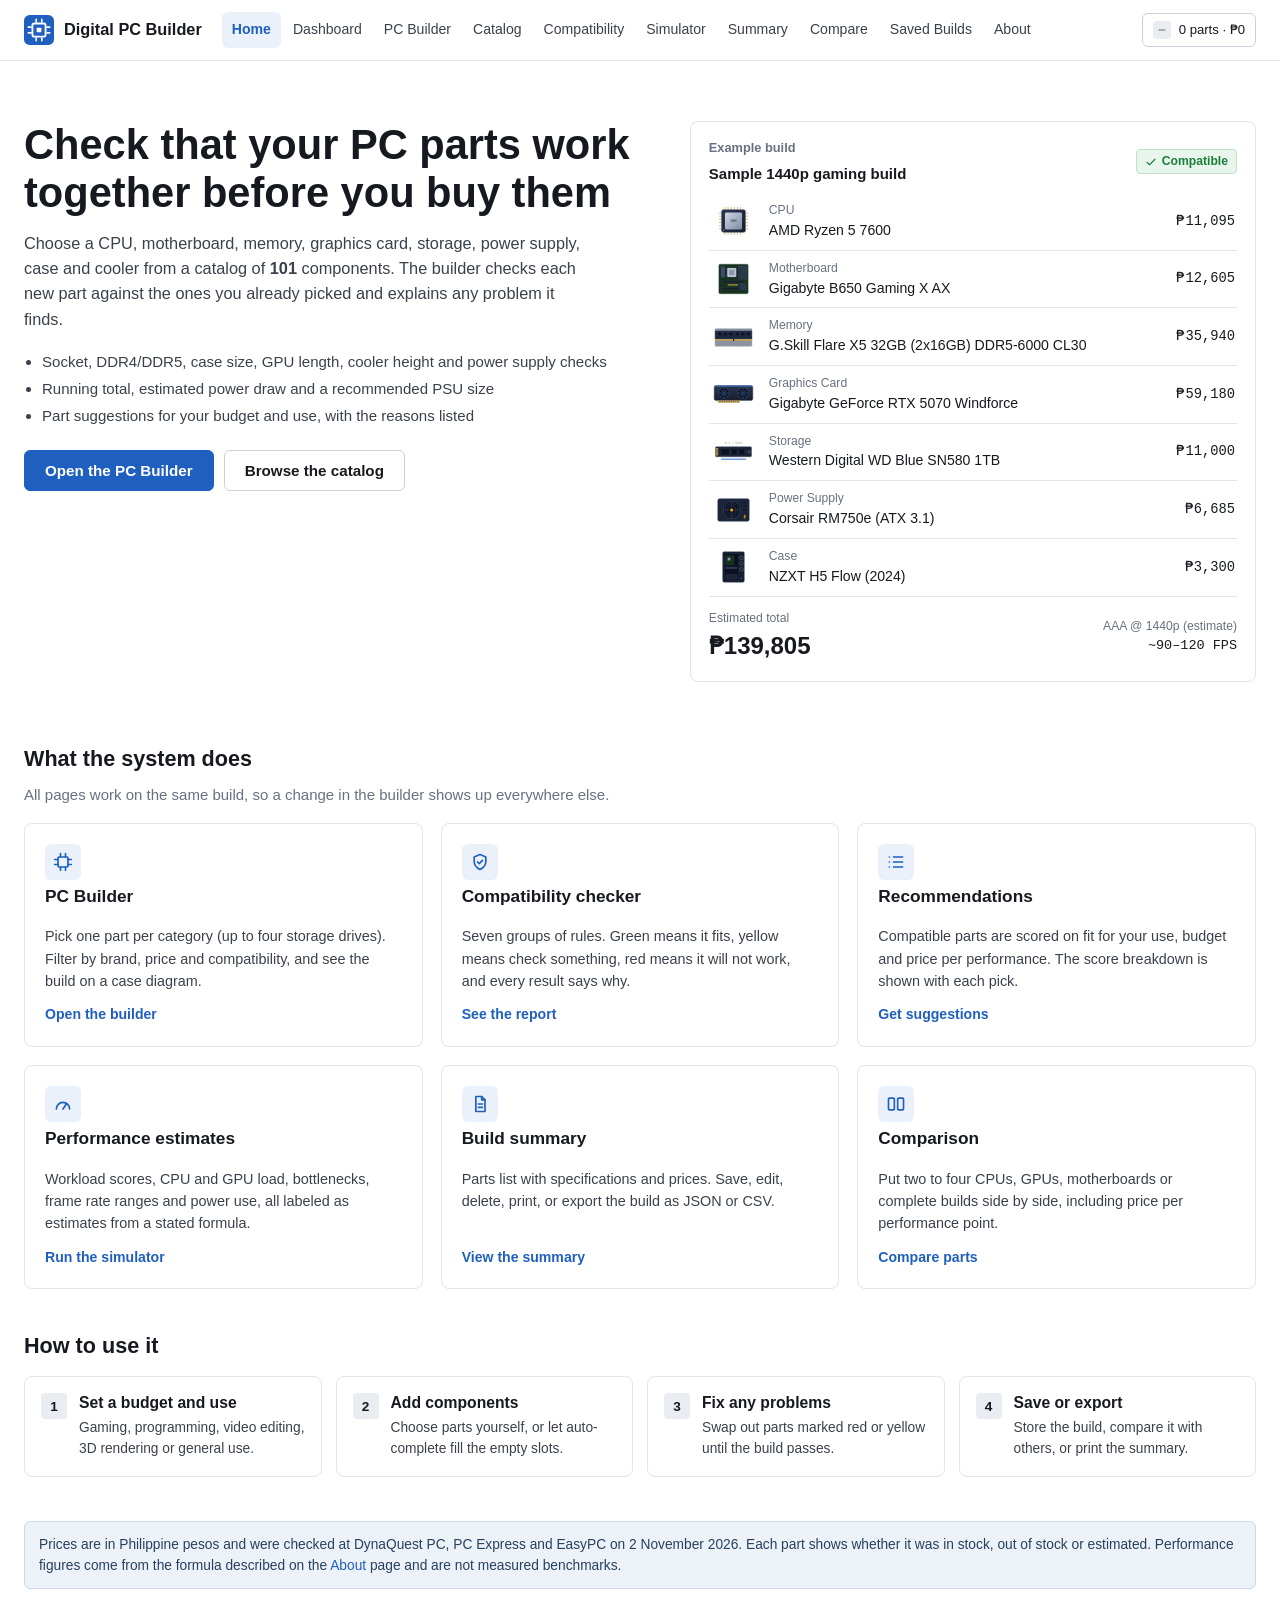
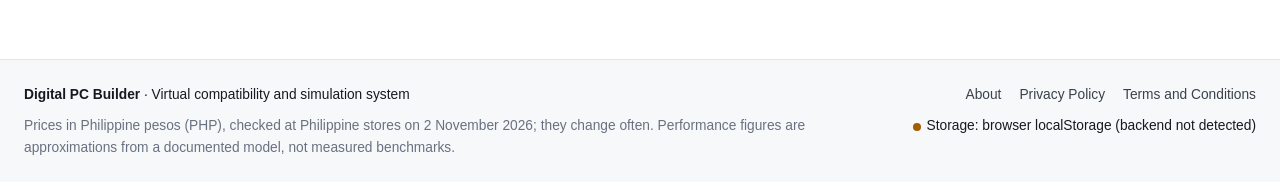
<file: digital-pc-builder/index.html>
<!DOCTYPE html>
<html lang="en">

<head>
  <meta charset="UTF-8">
  <meta name="viewport" content="width=device-width, initial-scale=1.0">
  <meta name="description" content="Design, check and simulate custom PC builds before you buy.">
  <title>Digital PC Builder · Virtual Compatibility & Simulation System</title>
  <link rel="icon" href="favicon.ico" sizes="any">
  <link rel="icon" href="assets/icons/favicon.svg" type="image/svg+xml">
  <link rel="apple-touch-icon" href="assets/icons/apple-touch-icon.png">
  <link rel="stylesheet" href="css/style.css">
  <link rel="stylesheet" href="css/responsive.css">
</head>

<body data-page="home" data-root="">
  <header id="site-header"></header>

  <main>
    <div class="container">
      <section class="hero">
        <div>
          <h1>Check that your PC parts work together before you buy them</h1>
          <p class="lead">Choose a CPU, motherboard, memory, graphics card, storage, power supply, case and cooler from
            a catalog of
            <strong id="hero-count">96</strong> components. The builder checks each new part against the ones you
            already picked and explains any problem it finds.
          </p>
          <ul class="hero-list">
            <li>Socket, DDR4/DDR5, case size, GPU length, cooler height and power supply checks</li>
            <li>Running total, estimated power draw and a recommended PSU size</li>
            <li>Part suggestions for your budget and use, with the reasons listed</li>
          </ul>
          <div class="hero-actions">
            <a class="btn btn-primary btn-lg" href="pages/builder.html">Open the PC Builder</a>
            <a class="btn btn-lg" href="pages/components.html">Browse the catalog</a>
          </div>
        </div>
        <div>
          <div class="hero-panel" id="hero-panel"></div>
        </div>
      </section>

      <section class="section">
        <div class="section-head">
          <h2>What the system does</h2>
          <p>All pages work on the same build, so a change in the builder shows up everywhere else.</p>
        </div>
        <div class="grid grid-3">
          <div class="card feature">
            <div class="feature-icon"><svg class="icon" viewBox="0 0 24 24" fill="none" stroke="currentColor"
                stroke-width="2" stroke-linecap="round" stroke-linejoin="round" aria-hidden="true">
                <rect x="6" y="6" width="12" height="12" rx="1.5" />
                <path d="M9 2v4M15 2v4M9 18v4M15 18v4M2 9h4M2 15h4M18 9h4M18 15h4" />
              </svg></div>
            <h3>PC Builder</h3>
            <p>Pick one part per category (up to four storage drives). Filter by brand, price and compatibility, and see
              the build on a case diagram.</p><a href="pages/builder.html">Open the builder</a>
          </div>
          <div class="card feature">
            <div class="feature-icon"><svg class="icon" viewBox="0 0 24 24" fill="none" stroke="currentColor"
                stroke-width="2" stroke-linecap="round" stroke-linejoin="round" aria-hidden="true">
                <path d="M12 3l7 3v5c0 4.5-3 8-7 10-4-2-7-5.5-7-10V6l7-3z" />
                <path d="M9 12l2 2 4-4" />
              </svg></div>
            <h3>Compatibility checker</h3>
            <p>Seven groups of rules. Green means it fits, yellow means check something, red means it will not work, and
              every result says why.</p><a href="pages/compatibility.html">See the report</a>
          </div>
          <div class="card feature">
            <div class="feature-icon"><svg class="icon" viewBox="0 0 24 24" fill="none" stroke="currentColor"
                stroke-width="2" stroke-linecap="round" stroke-linejoin="round" aria-hidden="true">
                <path d="M9 6h11M9 12h11M9 18h11" />
                <path d="M4 6h.01M4 12h.01M4 18h.01" />
              </svg></div>
            <h3>Recommendations</h3>
            <p>Compatible parts are scored on fit for your use, budget and price per performance. The score breakdown is
              shown with each pick.</p><a href="pages/builder.html">Get suggestions</a>
          </div>
          <div class="card feature">
            <div class="feature-icon"><svg class="icon" viewBox="0 0 24 24" fill="none" stroke="currentColor"
                stroke-width="2" stroke-linecap="round" stroke-linejoin="round" aria-hidden="true">
                <path d="M4 18a8 8 0 1 1 16 0" />
                <path d="M12 18l4-6" />
              </svg></div>
            <h3>Performance estimates</h3>
            <p>Workload scores, CPU and GPU load, bottlenecks, frame rate ranges and power use, all labeled as estimates
              from a stated formula.</p><a href="pages/simulator.html">Run the simulator</a>
          </div>
          <div class="card feature">
            <div class="feature-icon"><svg class="icon" viewBox="0 0 24 24" fill="none" stroke="currentColor"
                stroke-width="2" stroke-linecap="round" stroke-linejoin="round" aria-hidden="true">
                <path d="M7 3h7l4 4v14H7z" />
                <path d="M14 3v4h4M10 12h5M10 16h5" />
              </svg></div>
            <h3>Build summary</h3>
            <p>Parts list with specifications and prices. Save, edit, delete, print, or export the build as JSON or CSV.
            </p><a href="pages/summary.html">View the summary</a>
          </div>
          <div class="card feature">
            <div class="feature-icon"><svg class="icon" viewBox="0 0 24 24" fill="none" stroke="currentColor"
                stroke-width="2" stroke-linecap="round" stroke-linejoin="round" aria-hidden="true">
                <rect x="3" y="5" width="7" height="14" rx="1" />
                <rect x="14" y="5" width="7" height="14" rx="1" />
              </svg></div>
            <h3>Comparison</h3>
            <p>Put two to four CPUs, GPUs, motherboards or complete builds side by side, including price per performance
              point.</p><a href="pages/comparison.html">Compare parts</a>
          </div>
        </div>
      </section>

      <section class="section">
        <div class="section-head">
          <h2>How to use it</h2>
        </div>
        <div class="steps">
          <div class="step">
            <h4>Set a budget and use</h4>
            <p>Gaming, programming, video editing, 3D rendering or general use.</p>
          </div>
          <div class="step">
            <h4>Add components</h4>
            <p>Choose parts yourself, or let auto-complete fill the empty slots.</p>
          </div>
          <div class="step">
            <h4>Fix any problems</h4>
            <p>Swap out parts marked red or yellow until the build passes.</p>
          </div>
          <div class="step">
            <h4>Save or export</h4>
            <p>Store the build, compare it with others, or print the summary.</p>
          </div>
        </div>
      </section>

      <p class="notice notice-info section">Prices are in Philippine pesos and were checked at DynaQuest PC, PC Express
        and EasyPC on 2 November 2026. Each part shows whether it was in stock, out of stock or estimated. Performance
        figures come from the formula described on the
        <a href="pages/about.html">About</a> page and are not measured benchmarks.
      </p>
    </div>
  </main>

  <footer id="site-footer"></footer>

  <script src="js/main.js"></script>
  <script src="js/storage.js"></script>
  <script src="js/performance.js"></script>
  <script src="js/compatibility.js"></script>
  <script src="js/recommendations.js"></script>
  <script src="js/components.js"></script>
  <script src="js/home.js"></script>
</body>

</html>
</file>
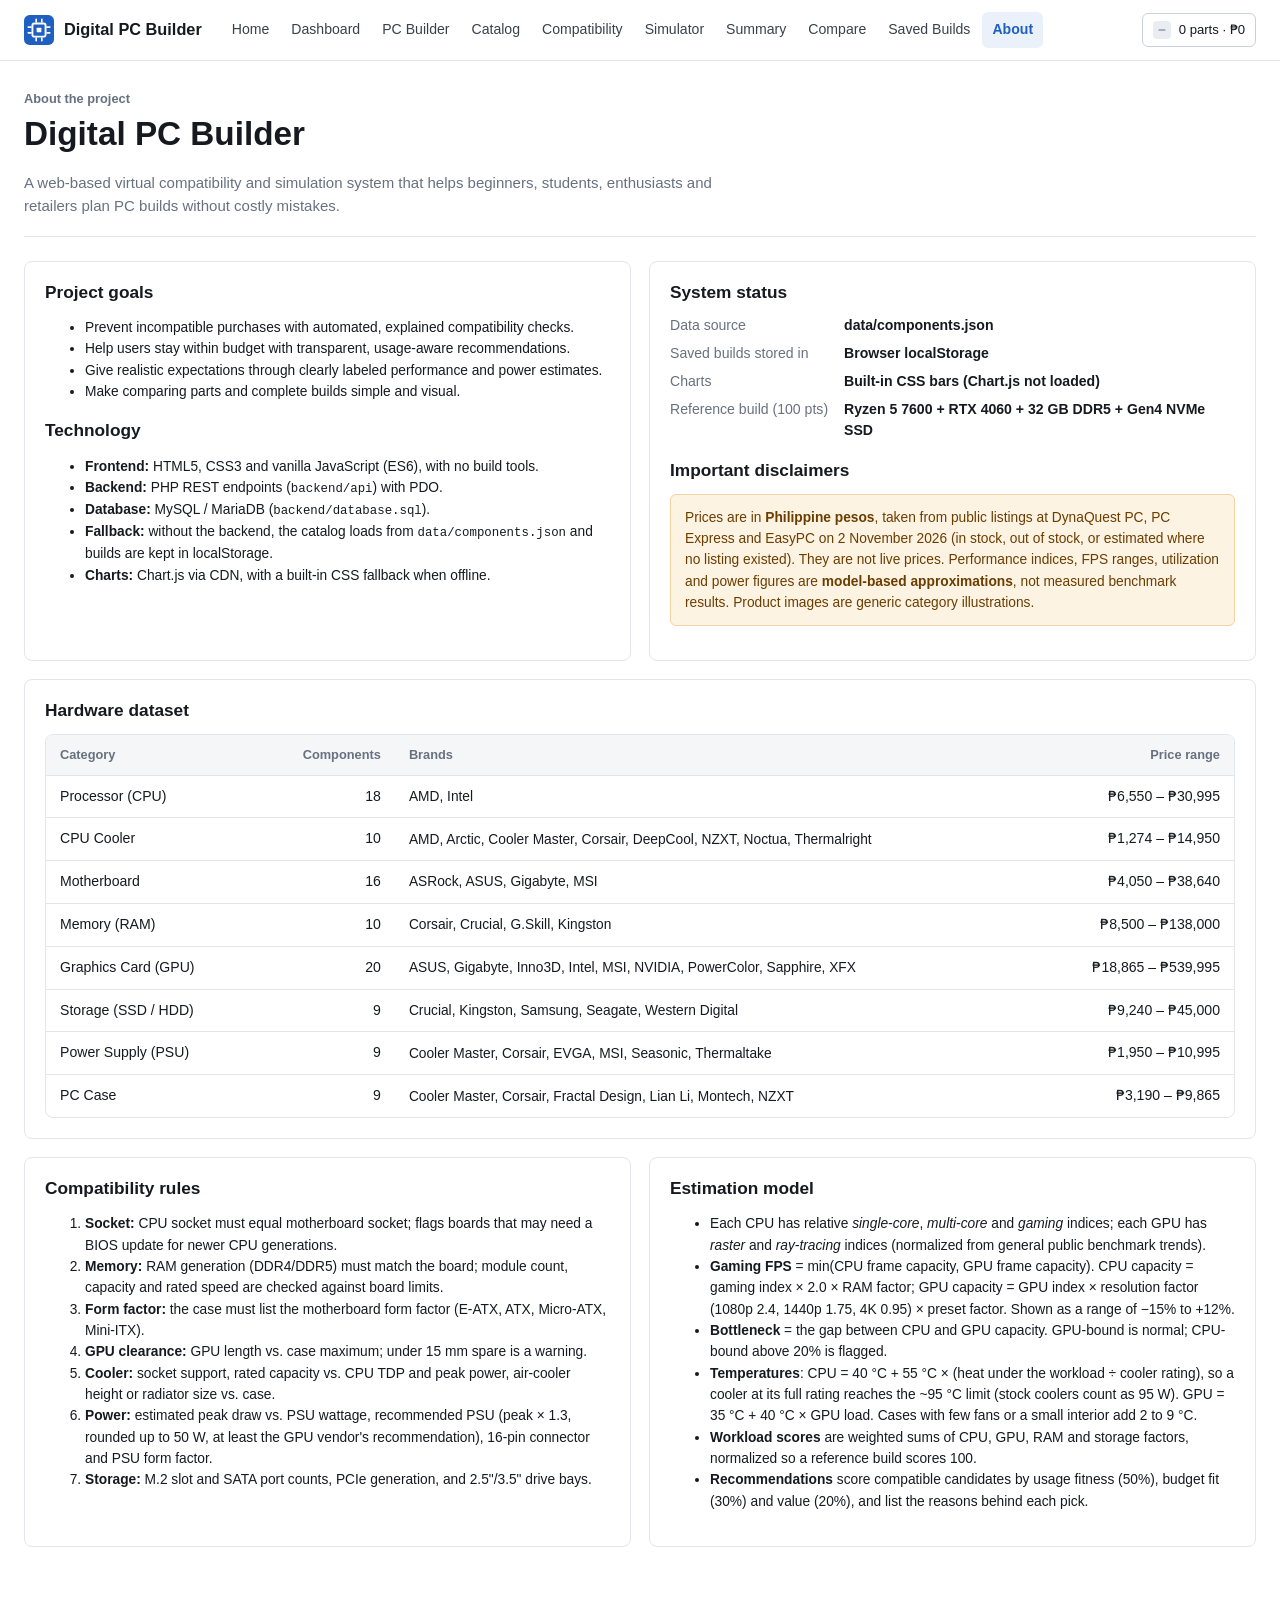
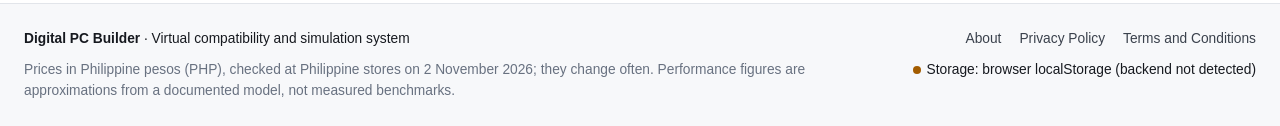
<file: digital-pc-builder/pages/about.html>
<!DOCTYPE html>
<html lang="en">
<head>
  <meta charset="UTF-8">
  <meta name="viewport" content="width=device-width, initial-scale=1.0">
  <meta name="description" content="Project information, methodology and data sources.">
  <title>About · Digital PC Builder</title>
  <link rel="icon" href="../favicon.ico" sizes="any">
  <link rel="icon" href="../assets/icons/favicon.svg" type="image/svg+xml">
  <link rel="apple-touch-icon" href="../assets/icons/apple-touch-icon.png">
  <link rel="stylesheet" href="../css/style.css">
  <link rel="stylesheet" href="../css/responsive.css">
</head>
<body data-page="about" data-root="../">
  <header id="site-header"></header>

  <main>
    <div class="container">
      <div class="page-head">
        <div>
          <div class="eyebrow">About the project</div>
          <h1>Digital PC Builder</h1>
          <p>A web-based virtual compatibility and simulation system that helps beginners, students, enthusiasts and retailers plan PC builds without costly mistakes.</p>
        </div>
        
      </div>
      <div class="grid grid-2">
        <section class="card">
          <h3>Project goals</h3>
          <ul class="small">
            <li>Prevent incompatible purchases with automated, explained compatibility checks.</li>
            <li>Help users stay within budget with transparent, usage-aware recommendations.</li>
            <li>Give realistic expectations through clearly labeled performance and power estimates.</li>
            <li>Make comparing parts and complete builds simple and visual.</li>
          </ul>
          <h3 style="margin-top:18px">Technology</h3>
          <ul class="small">
            <li><strong>Frontend:</strong> HTML5, CSS3 and vanilla JavaScript (ES6), with no build tools.</li>
            <li><strong>Backend:</strong> PHP REST endpoints (<code>backend/api</code>) with PDO.</li>
            <li><strong>Database:</strong> MySQL / MariaDB (<code>backend/database.sql</code>).</li>
            <li><strong>Fallback:</strong> without the backend, the catalog loads from <code>data/components.json</code> and builds are kept in localStorage.</li>
            <li><strong>Charts:</strong> Chart.js via CDN, with a built-in CSS fallback when offline.</li>
          </ul>
        </section>
        <section class="card">
          <h3>System status</h3>
          <dl class="kv" id="about-status"></dl>
          <h3 style="margin-top:18px">Important disclaimers</h3>
          <p class="notice">Prices are in <strong>Philippine pesos</strong>, taken from public listings at DynaQuest PC, PC Express and EasyPC on 2 November 2026 (in stock, out of stock, or estimated where no listing existed). They are not live prices. Performance indices, FPS ranges, utilization and power figures are
            <strong>model-based approximations</strong>, not measured benchmark results. Product images are generic category illustrations.</p>
        </section>
      </div>

      <section class="card" style="margin-top:18px">
        <h3>Hardware dataset</h3>
        <div class="table-wrap" id="about-dataset"></div>
      </section>

      <div class="grid grid-2" style="margin-top:18px">
        <section class="card">
          <h3>Compatibility rules</h3>
          <ol class="small">
            <li><strong>Socket:</strong> CPU socket must equal motherboard socket; flags boards that may need a BIOS update for newer CPU generations.</li>
            <li><strong>Memory:</strong> RAM generation (DDR4/DDR5) must match the board; module count, capacity and rated speed are checked against board limits.</li>
            <li><strong>Form factor:</strong> the case must list the motherboard form factor (E-ATX, ATX, Micro-ATX, Mini-ITX).</li>
            <li><strong>GPU clearance:</strong> GPU length vs. case maximum; under 15 mm spare is a warning.</li>
            <li><strong>Cooler:</strong> socket support, rated capacity vs. CPU TDP and peak power, air-cooler height or radiator size vs. case.</li>
            <li><strong>Power:</strong> estimated peak draw vs. PSU wattage, recommended PSU (peak × 1.3, rounded up to 50 W, at least the GPU vendor's recommendation), 16-pin connector and PSU form factor.</li>
            <li><strong>Storage:</strong> M.2 slot and SATA port counts, PCIe generation, and 2.5"/3.5" drive bays.</li>
          </ol>
        </section>
        <section class="card">
          <h3>Estimation model</h3>
          <ul class="small">
            <li>Each CPU has relative <em>single-core</em>, <em>multi-core</em> and <em>gaming</em> indices; each GPU has <em>raster</em> and <em>ray-tracing</em> indices (normalized from general public benchmark trends).</li>
            <li><strong>Gaming FPS</strong> = min(CPU frame capacity, GPU frame capacity). CPU capacity = gaming index × 2.0 × RAM factor; GPU capacity = GPU index × resolution factor (1080p 2.4, 1440p 1.75, 4K 0.95) × preset factor. Shown as a range of −15% to +12%.</li>
            <li><strong>Bottleneck</strong> = the gap between CPU and GPU capacity. GPU-bound is normal; CPU-bound above 20% is flagged.</li>
            <li><strong>Temperatures</strong>: CPU = 40 °C + 55 °C × (heat under the workload ÷ cooler rating), so a cooler at its full rating reaches the ~95 °C limit (stock coolers count as 95 W). GPU = 35 °C + 40 °C × GPU load. Cases with few fans or a small interior add 2 to 9 °C.</li>
            <li><strong>Workload scores</strong> are weighted sums of CPU, GPU, RAM and storage factors, normalized so a reference build scores 100.</li>
            <li><strong>Recommendations</strong> score compatible candidates by usage fitness (50%), budget fit (30%) and value (20%), and list the reasons behind each pick.</li>
          </ul>
        </section>
      </div>
    </div>
  </main>

  <footer id="site-footer"></footer>

  <script src="../js/main.js"></script>
  <script src="../js/storage.js"></script>
  <script src="../js/performance.js"></script>
  <script src="../js/compatibility.js"></script>
  <script src="../js/recommendations.js"></script>
  <script src="../js/components.js"></script>
  <script src="../js/about.js"></script>
</body>
</html>
</file>
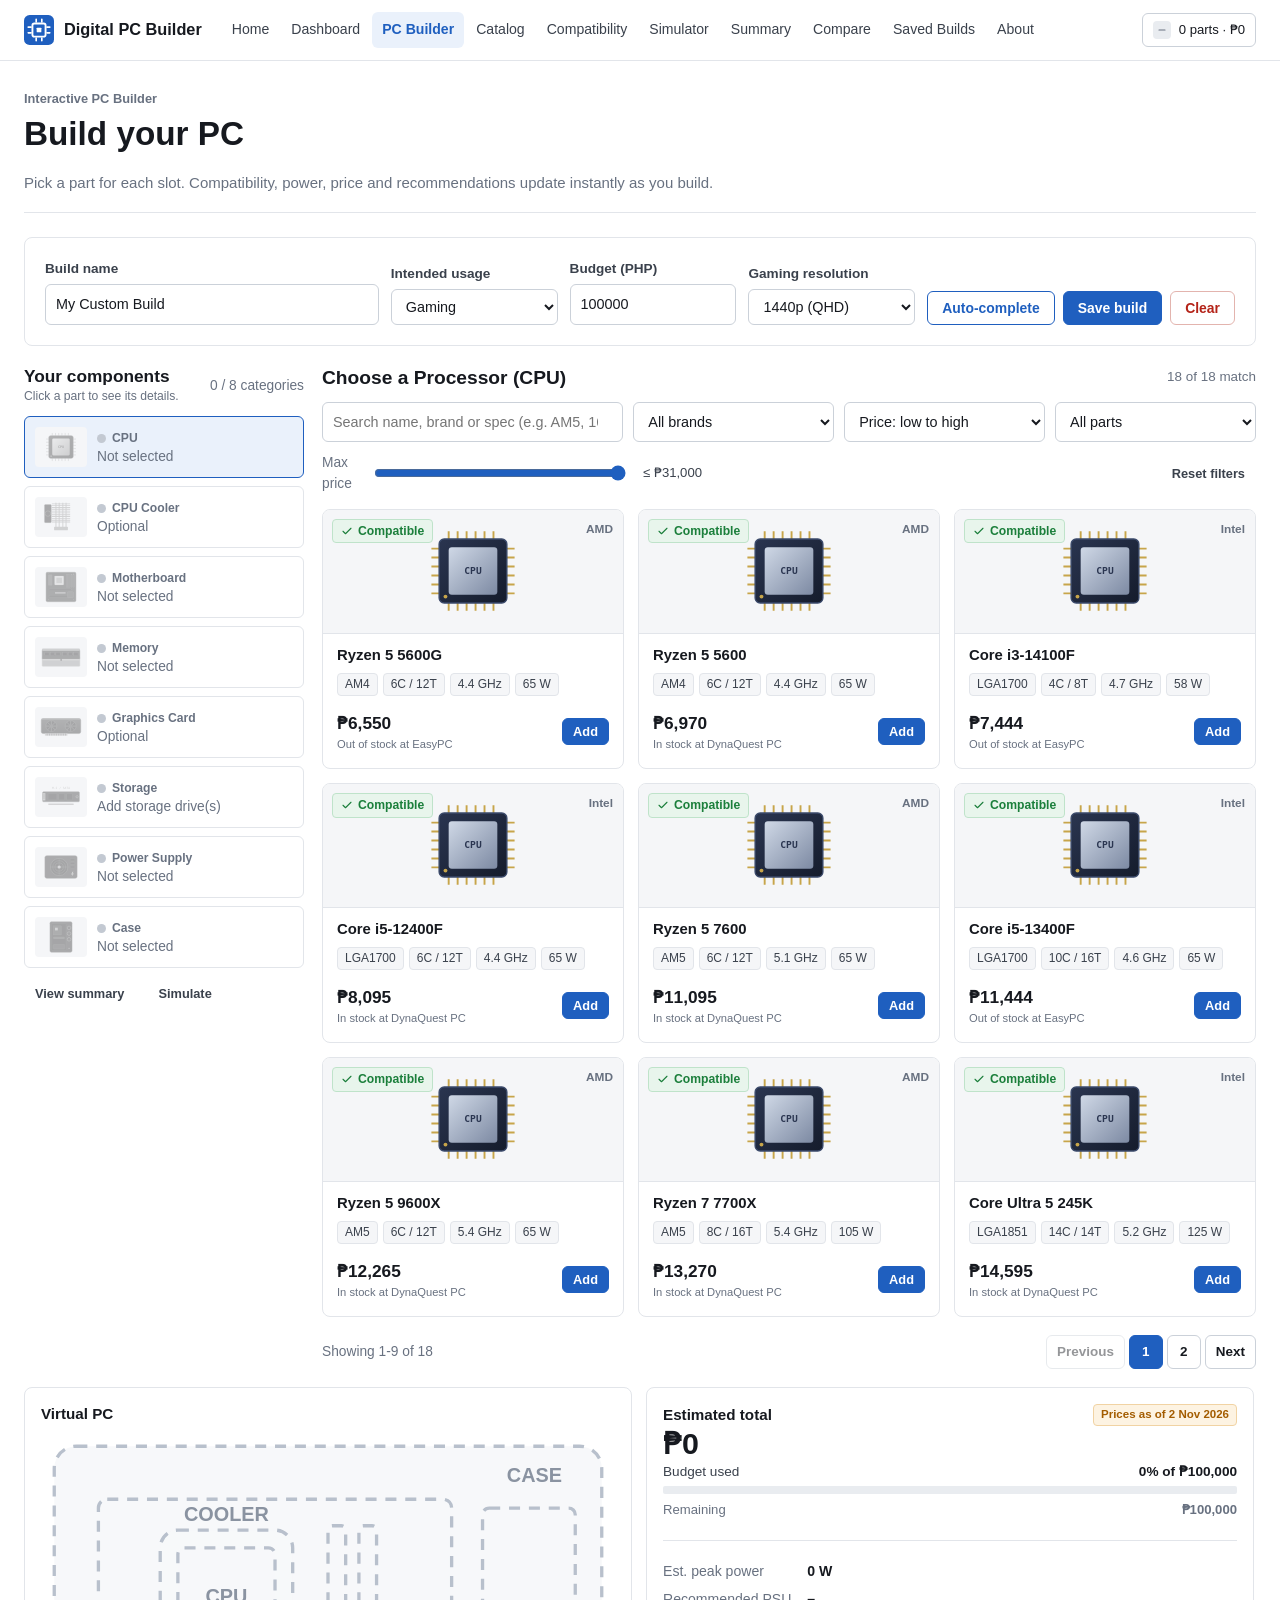
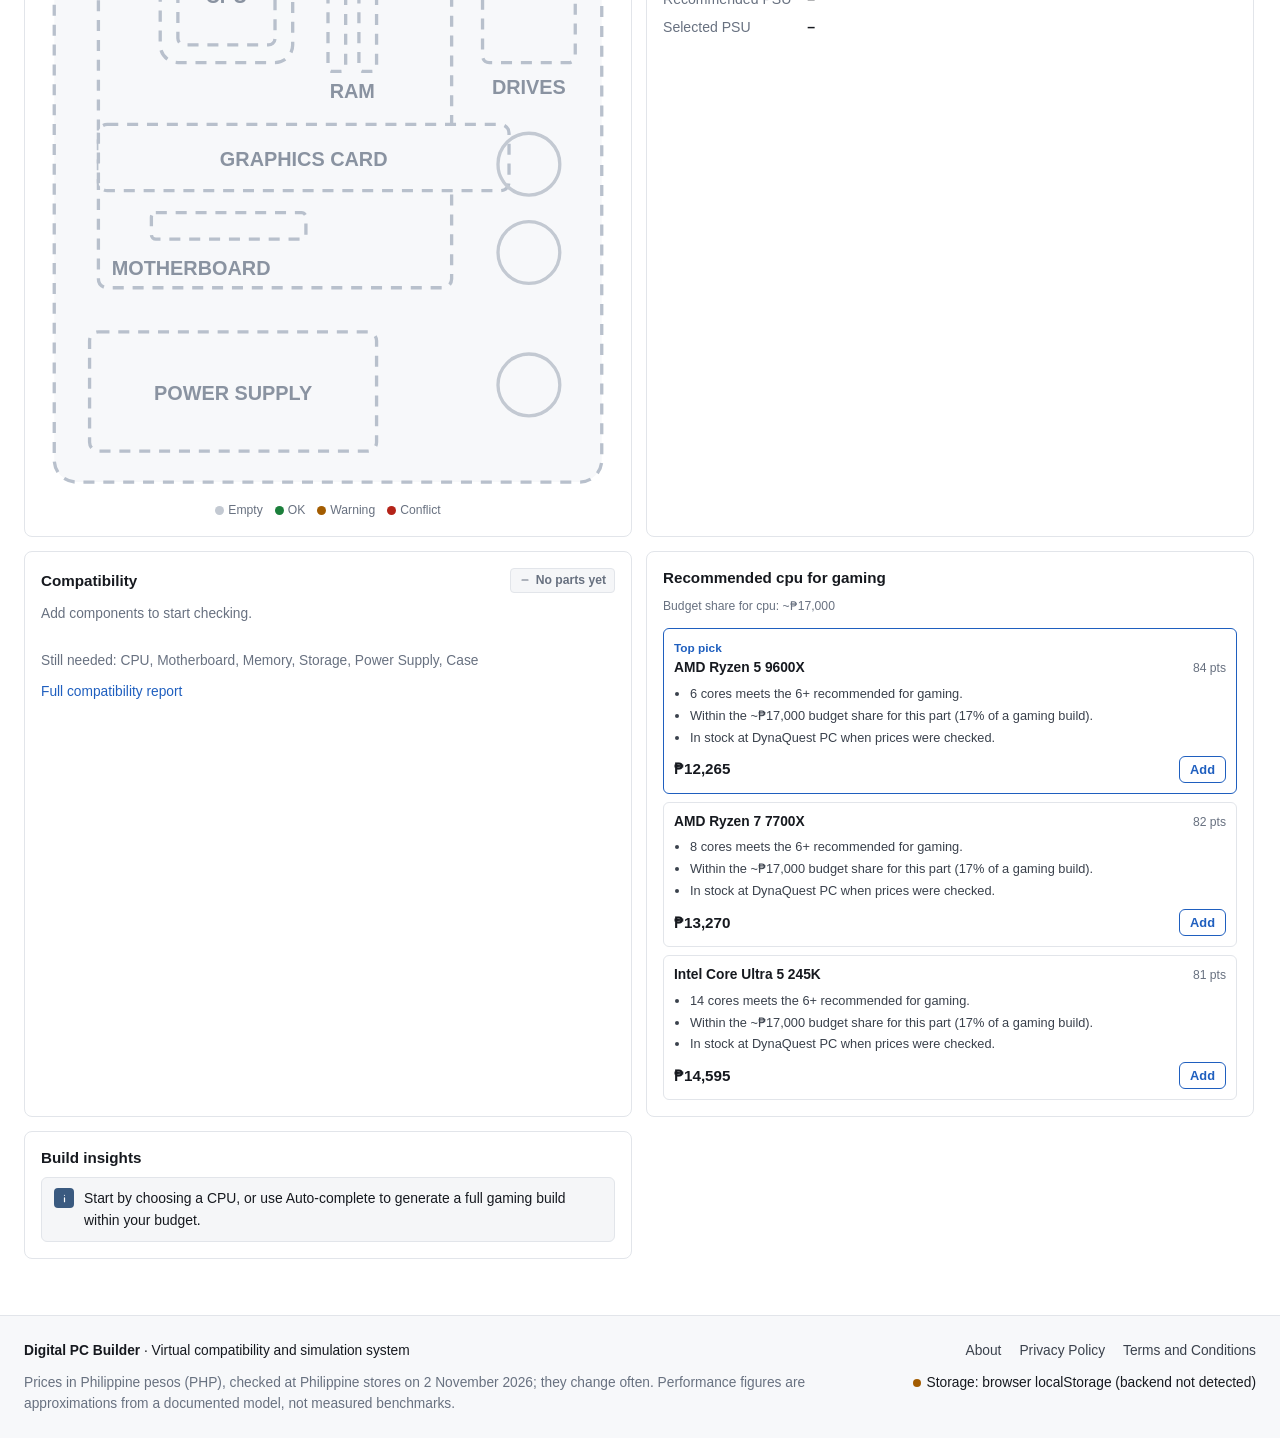
<file: digital-pc-builder/pages/builder.html>
<!DOCTYPE html>
<html lang="en">
<head>
  <meta charset="UTF-8">
  <meta name="viewport" content="width=device-width, initial-scale=1.0">
  <title>PC Builder · Digital PC Builder</title>
  <meta name="description" content="Choose PC components and check compatibility, power and cost as you build.">
  <link rel="icon" href="../favicon.ico" sizes="any">
  <link rel="icon" href="../assets/icons/favicon.svg" type="image/svg+xml">
  <link rel="apple-touch-icon" href="../assets/icons/apple-touch-icon.png">
  <link rel="stylesheet" href="../css/style.css">
  <link rel="stylesheet" href="../css/builder.css">
  <link rel="stylesheet" href="../css/responsive.css">
</head>
<body data-page="builder" data-root="../">
  <header id="site-header"></header>

  <main>
    <div class="container">
      <div class="page-head">
        <div>
          <div class="eyebrow">Interactive PC Builder</div>
          <h1>Build your PC</h1>
          <p>Pick a part for each slot. Compatibility, power, price and recommendations update instantly as you build.</p>
        </div>
        <div id="editing-note" class="small muted"></div>
      </div>

      <!-- Build settings -->
      <section class="card build-bar" aria-label="Build settings">
        <label class="field"><span>Build name</span><input type="text" id="build-name" maxlength="100"></label>
        <label class="field"><span>Intended usage</span><select id="build-usage"></select></label>
        <label class="field"><span>Budget (PHP)</span><input type="number" id="build-budget" min="0" max="10000000" step="1000"></label>
        <label class="field"><span>Gaming resolution</span><select id="build-resolution"></select></label>
        <div class="actions">
          <button class="btn btn-secondary" id="btn-autofill" title="Fill empty slots with recommended parts">Auto-complete</button>
          <button class="btn btn-primary" id="btn-save">Save build</button>
          <button class="btn btn-danger" id="btn-clear">Clear</button>
        </div>
      </section>

      <div class="builder-layout">
        <!-- Selected parts -->
        <section aria-label="Selected components">
          <div class="row-between" style="margin-bottom:10px">
            <div><h3 style="margin:0">Your components</h3><div class="tiny muted">Click a part to see its details.</div></div>
            <span class="small muted" id="slot-count"></span>
          </div>
          <div class="slots" id="slots"></div>
          <div class="row" style="margin-top:12px">
            <a class="btn btn-sm btn-ghost" href="summary.html">View summary</a>
            <a class="btn btn-sm btn-ghost" href="simulator.html">Simulate</a>
          </div>
        </section>

        <!-- Component picker -->
        <section aria-label="Component picker">
          <div class="picker-head">
            <h2 id="picker-title">Choose a CPU</h2>
            <span class="result-count" id="result-count"></span>
          </div>
          <div class="filters">
            <input type="search" id="f-search" placeholder="Search name, brand or spec (e.g. AM5, 16 GB)" aria-label="Search components">
            <select id="f-brand" aria-label="Filter by brand"></select>
            <select id="f-sort" aria-label="Sort"></select>
            <select id="f-compat" aria-label="Compatibility filter">
              <option value="all">All parts</option>
              <option value="compatible">Compatible only</option>
              <option value="ok">No warnings only</option>
            </select>
          </div>
          <div class="filter-row2">
            <div class="price-range">
              <span class="small muted">Max price</span>
              <input type="range" id="f-price" min="0" max="10000" step="100" aria-label="Maximum price">
              <output id="f-price-out"></output>
            </div>
            <button class="btn btn-sm btn-ghost" id="f-reset">Reset filters</button>
          </div>
          <div class="part-grid" id="picker-grid"></div>
          <div id="picker-pager"></div>
        </section>

        <!-- Live sidebar -->
        <aside class="sidebar" aria-label="Build status">
          <div class="card">
            <h3>Virtual PC</h3>
            <div id="vpc"></div>
            <div class="vpc-legend">
              <span><i class="status-dot none"></i>Empty</span>
              <span><i class="status-dot ok"></i>OK</span>
              <span><i class="status-dot warn"></i>Warning</span>
              <span><i class="status-dot error"></i>Conflict</span>
            </div>
          </div>
          <div class="card">
            <div class="row-between"><h3 style="margin:0">Estimated total</h3><span class="tag-estimate">Prices as of 2 Nov 2026</span></div>
            <div class="total-big" id="sb-total">$0</div>
            <div id="sb-budget"></div>
            <hr>
            <dl class="kv" id="sb-power"></dl>
          </div>
          <div class="card">
            <div class="row-between"><h3 style="margin:0">Compatibility</h3><span id="sb-compat-badge"></span></div>
            <div class="issue-list" id="sb-issues"></div>
            <a class="small" href="compatibility.html" style="display:inline-block;margin-top:10px">Full compatibility report</a>
          </div>
          <div class="card">
            <h3 id="sb-rec-title">Recommended</h3>
            <div id="sb-recs"></div>
          </div>
          <div class="card">
            <h3>Build insights</h3>
            <div id="sb-insights"></div>
          </div>
        </aside>
      </div>
    </div>
  </main>

  <footer id="site-footer"></footer>

  <script src="../js/main.js"></script>
  <script src="../js/storage.js"></script>
  <script src="../js/performance.js"></script>
  <script src="../js/compatibility.js"></script>
  <script src="../js/recommendations.js"></script>
  <script src="../js/components.js"></script>
  <script src="../js/builder.js"></script>
</body>
</html>
</file>
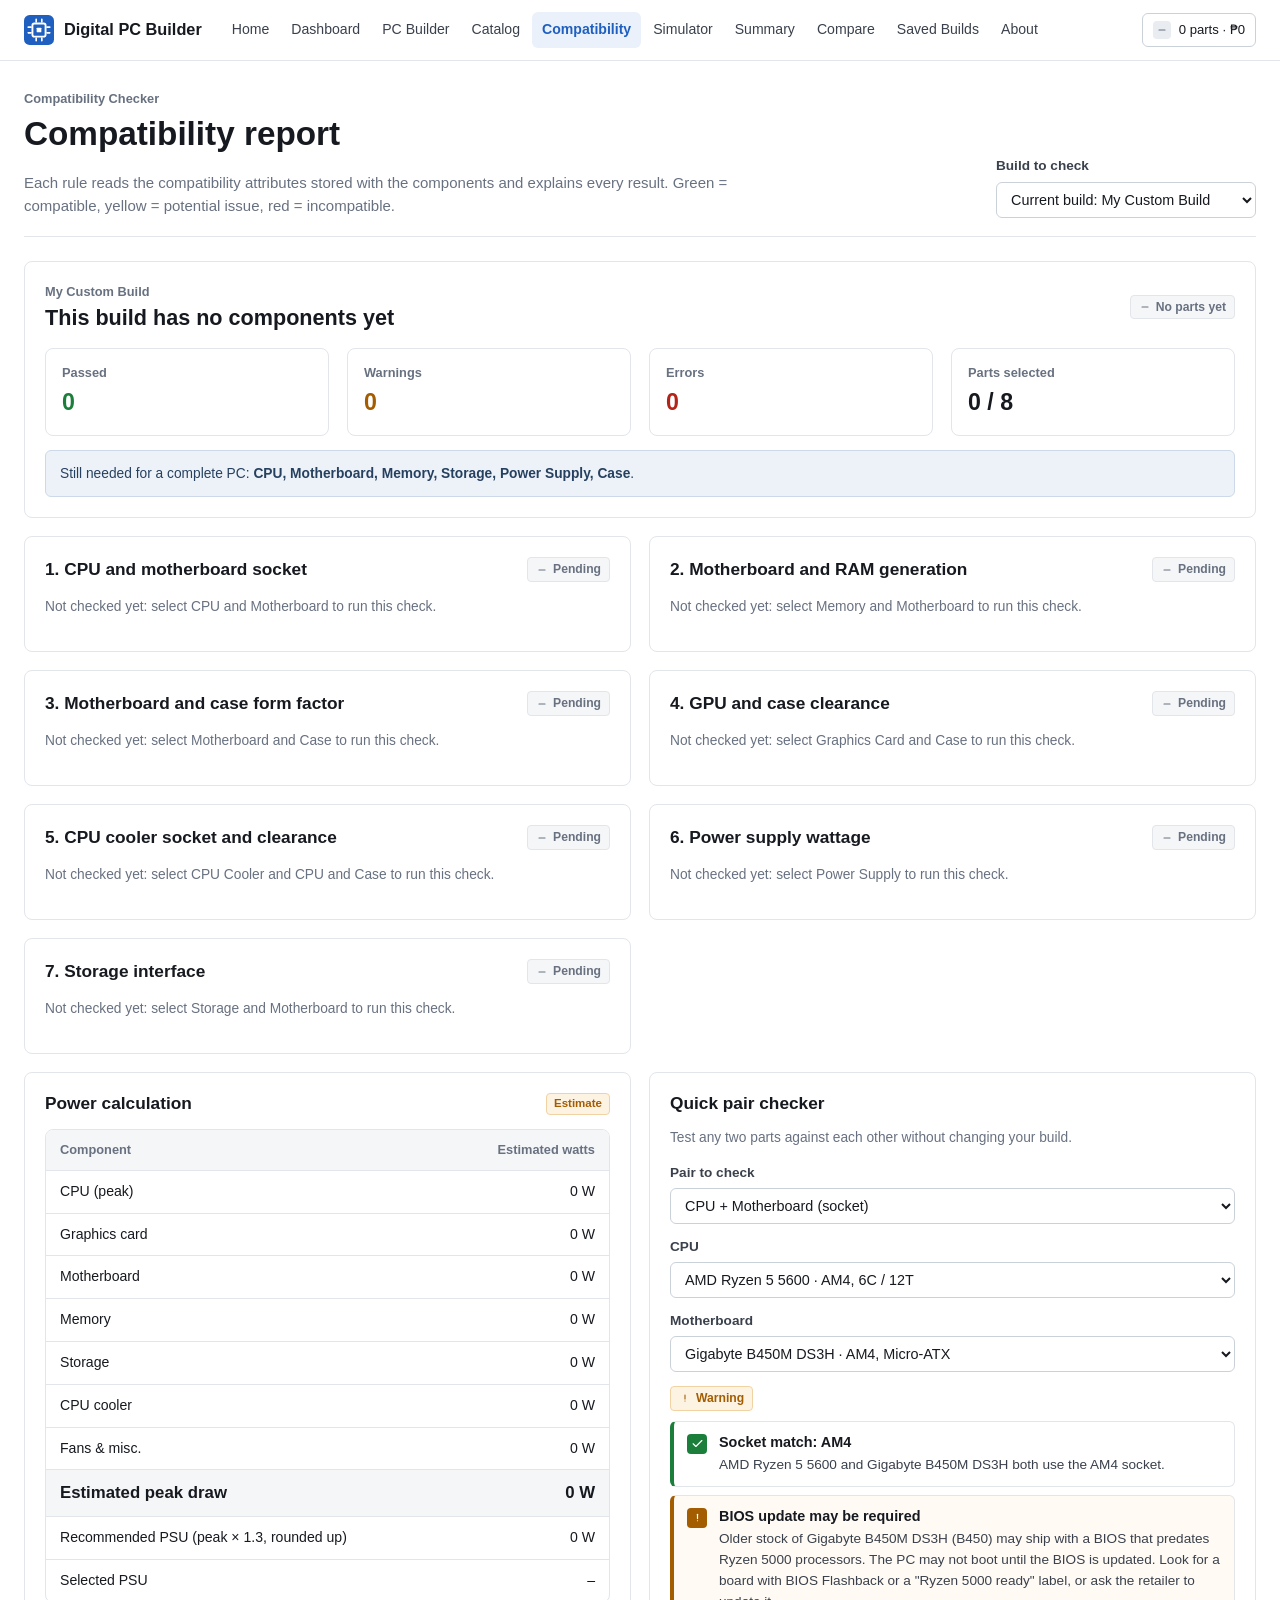
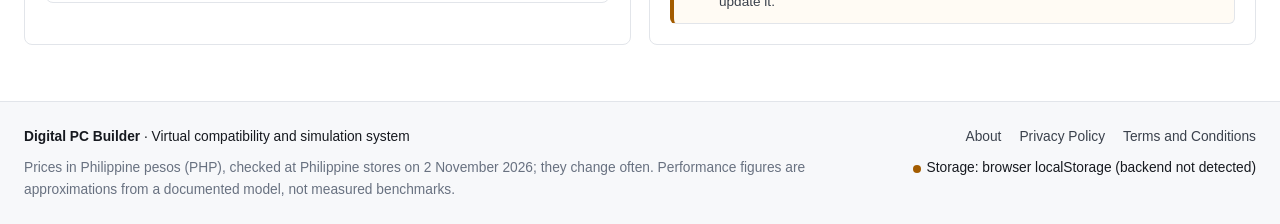
<file: digital-pc-builder/pages/compatibility.html>
<!DOCTYPE html>
<html lang="en">
<head>
  <meta charset="UTF-8">
  <meta name="viewport" content="width=device-width, initial-scale=1.0">
  <meta name="description" content="Automated hardware compatibility report with explanations.">
  <title>Compatibility Checker · Digital PC Builder</title>
  <link rel="icon" href="../favicon.ico" sizes="any">
  <link rel="icon" href="../assets/icons/favicon.svg" type="image/svg+xml">
  <link rel="apple-touch-icon" href="../assets/icons/apple-touch-icon.png">
  <link rel="stylesheet" href="../css/style.css">
  <link rel="stylesheet" href="../css/responsive.css">
</head>
<body data-page="compatibility" data-root="../">
  <header id="site-header"></header>

  <main>
    <div class="container">
      <div class="page-head">
        <div>
          <div class="eyebrow">Compatibility Checker</div>
          <h1>Compatibility report</h1>
          <p>Each rule reads the compatibility attributes stored with the components and explains every result. Green = compatible, yellow = potential issue, red = incompatible.</p>
        </div>
        <label class="field" style="min-width:260px"><span>Build to check</span><select id="cc-source"><option value="current">Current build</option></select></label>
      </div>
      <section class="card" id="cc-summary"></section>

      <div class="grid grid-2" style="margin-top:18px" id="cc-rules"></div>

      <div class="grid grid-2" style="margin-top:18px">
        <section class="card">
          <div class="card-head"><h3>Power calculation</h3><span class="tag-estimate">Estimate</span></div>
          <div class="table-wrap" id="cc-power"></div>
        </section>
        <section class="card">
          <h3>Quick pair checker</h3>
          <p class="small muted">Test any two parts against each other without changing your build.</p>
          <div class="form-grid">
            <label class="field"><span>Pair to check</span><select id="qp-pair"></select></label>
            <label class="field"><span id="qp-a-label">Part A</span><select id="qp-a"></select></label>
            <label class="field"><span id="qp-b-label">Part B</span><select id="qp-b"></select></label>
          </div>
          <div id="qp-result" style="margin-top:14px"></div>
        </section>
      </div>
    </div>
  </main>

  <footer id="site-footer"></footer>

  <script src="../js/main.js"></script>
  <script src="../js/storage.js"></script>
  <script src="../js/performance.js"></script>
  <script src="../js/compatibility.js"></script>
  <script src="../js/recommendations.js"></script>
  <script src="../js/components.js"></script>
  <script src="../js/compatibility-page.js"></script>
</body>
</html>
</file>
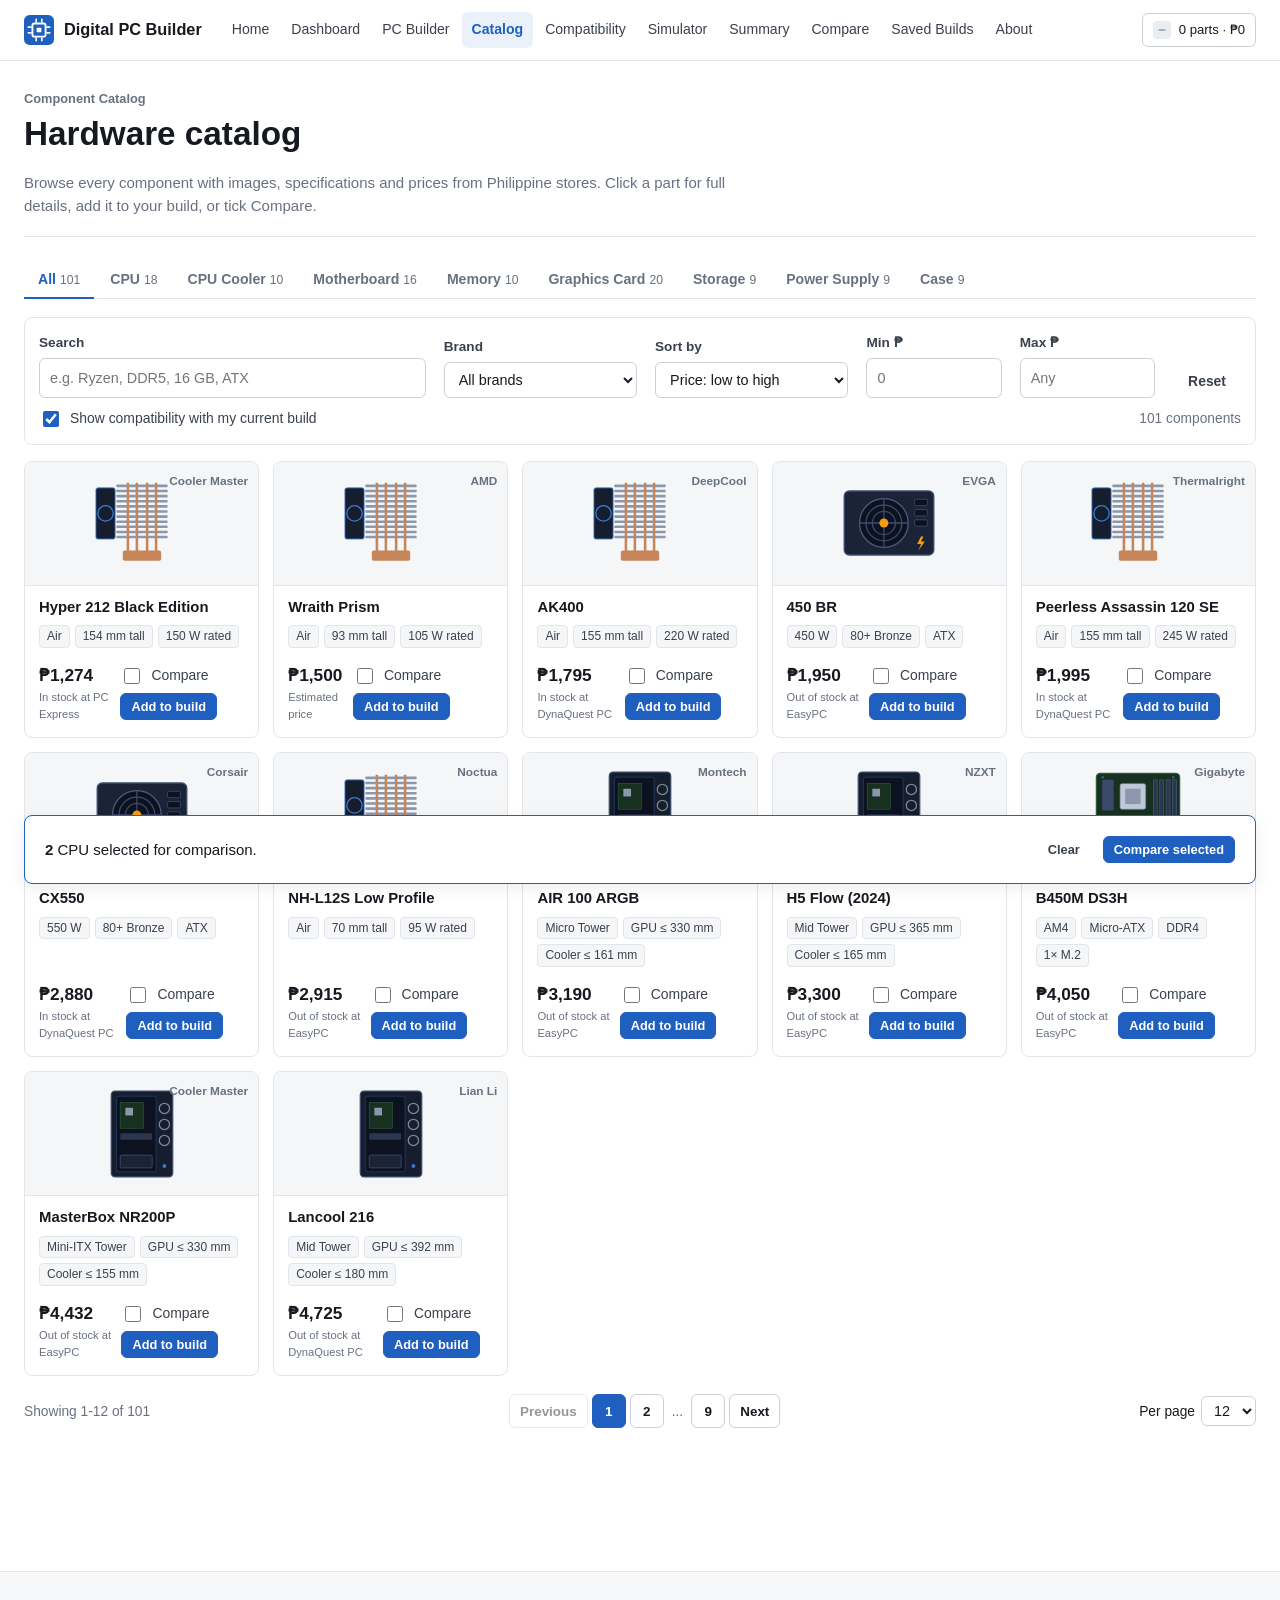
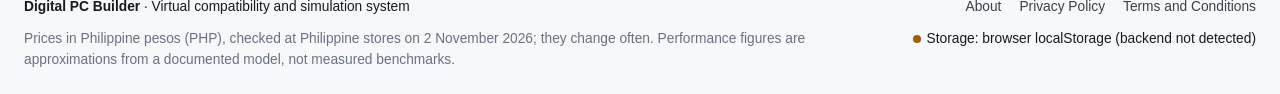
<file: digital-pc-builder/pages/components.html>
<!DOCTYPE html>
<html lang="en">
<head>
  <meta charset="UTF-8">
  <meta name="viewport" content="width=device-width, initial-scale=1.0">
  <meta name="description" content="Browse, search and filter PC hardware components.">
  <title>Component Catalog · Digital PC Builder</title>
  <link rel="icon" href="../favicon.ico" sizes="any">
  <link rel="icon" href="../assets/icons/favicon.svg" type="image/svg+xml">
  <link rel="apple-touch-icon" href="../assets/icons/apple-touch-icon.png">
  <link rel="stylesheet" href="../css/style.css">
  <link rel="stylesheet" href="../css/responsive.css">
</head>
<body data-page="catalog" data-root="../">
  <header id="site-header"></header>

  <main>
    <div class="container">
      <div class="page-head">
        <div>
          <div class="eyebrow">Component Catalog</div>
          <h1>Hardware catalog</h1>
          <p>Browse every component with images, specifications and prices from Philippine stores. Click a part for full details, add it to your build, or tick Compare.</p>
        </div>
        
      </div>
      <div class="tabs" id="cat-tabs" role="tablist"></div>
      <div class="card card-tight" style="margin-bottom:16px">
        <div class="grid" style="grid-template-columns:2fr 1fr 1fr 0.7fr 0.7fr auto;align-items:end" id="catalog-filters">
          <label class="field"><span>Search</span><input type="search" id="c-search" placeholder="e.g. Ryzen, DDR5, 16 GB, ATX"></label>
          <label class="field"><span>Brand</span><select id="c-brand"></select></label>
          <label class="field"><span>Sort by</span><select id="c-sort"></select></label>
          <label class="field"><span>Min ₱</span><input type="number" id="c-min" min="0" placeholder="0"></label>
          <label class="field"><span>Max ₱</span><input type="number" id="c-max" min="0" placeholder="Any"></label>
          <button class="btn btn-ghost" id="c-reset">Reset</button>
        </div>
        <div class="row-between" style="margin-top:10px">
          <label class="check"><input type="checkbox" id="c-fit" checked> Show compatibility with my current build</label>
          <span class="small muted" id="catalog-count"></span>
        </div>
      </div>
      <div class="part-grid" id="catalog-grid"></div>
      <div id="catalog-pager"></div>

      <div class="card hidden" id="compare-bar" style="position:sticky;bottom:16px;margin-top:18px;border-color:var(--accent);box-shadow:var(--shadow)">
        <div class="row-between"><span id="compare-text"></span>
          <div class="row"><button class="btn btn-ghost btn-sm" id="compare-clear">Clear</button><button class="btn btn-primary btn-sm" id="compare-go">Compare selected</button></div>
        </div>
      </div>
    </div>
  </main>

  <footer id="site-footer"></footer>

  <script src="../js/main.js"></script>
  <script src="../js/storage.js"></script>
  <script src="../js/performance.js"></script>
  <script src="../js/compatibility.js"></script>
  <script src="../js/recommendations.js"></script>
  <script src="../js/components.js"></script>
  <script src="../js/catalog.js"></script>
</body>
</html>
</file>
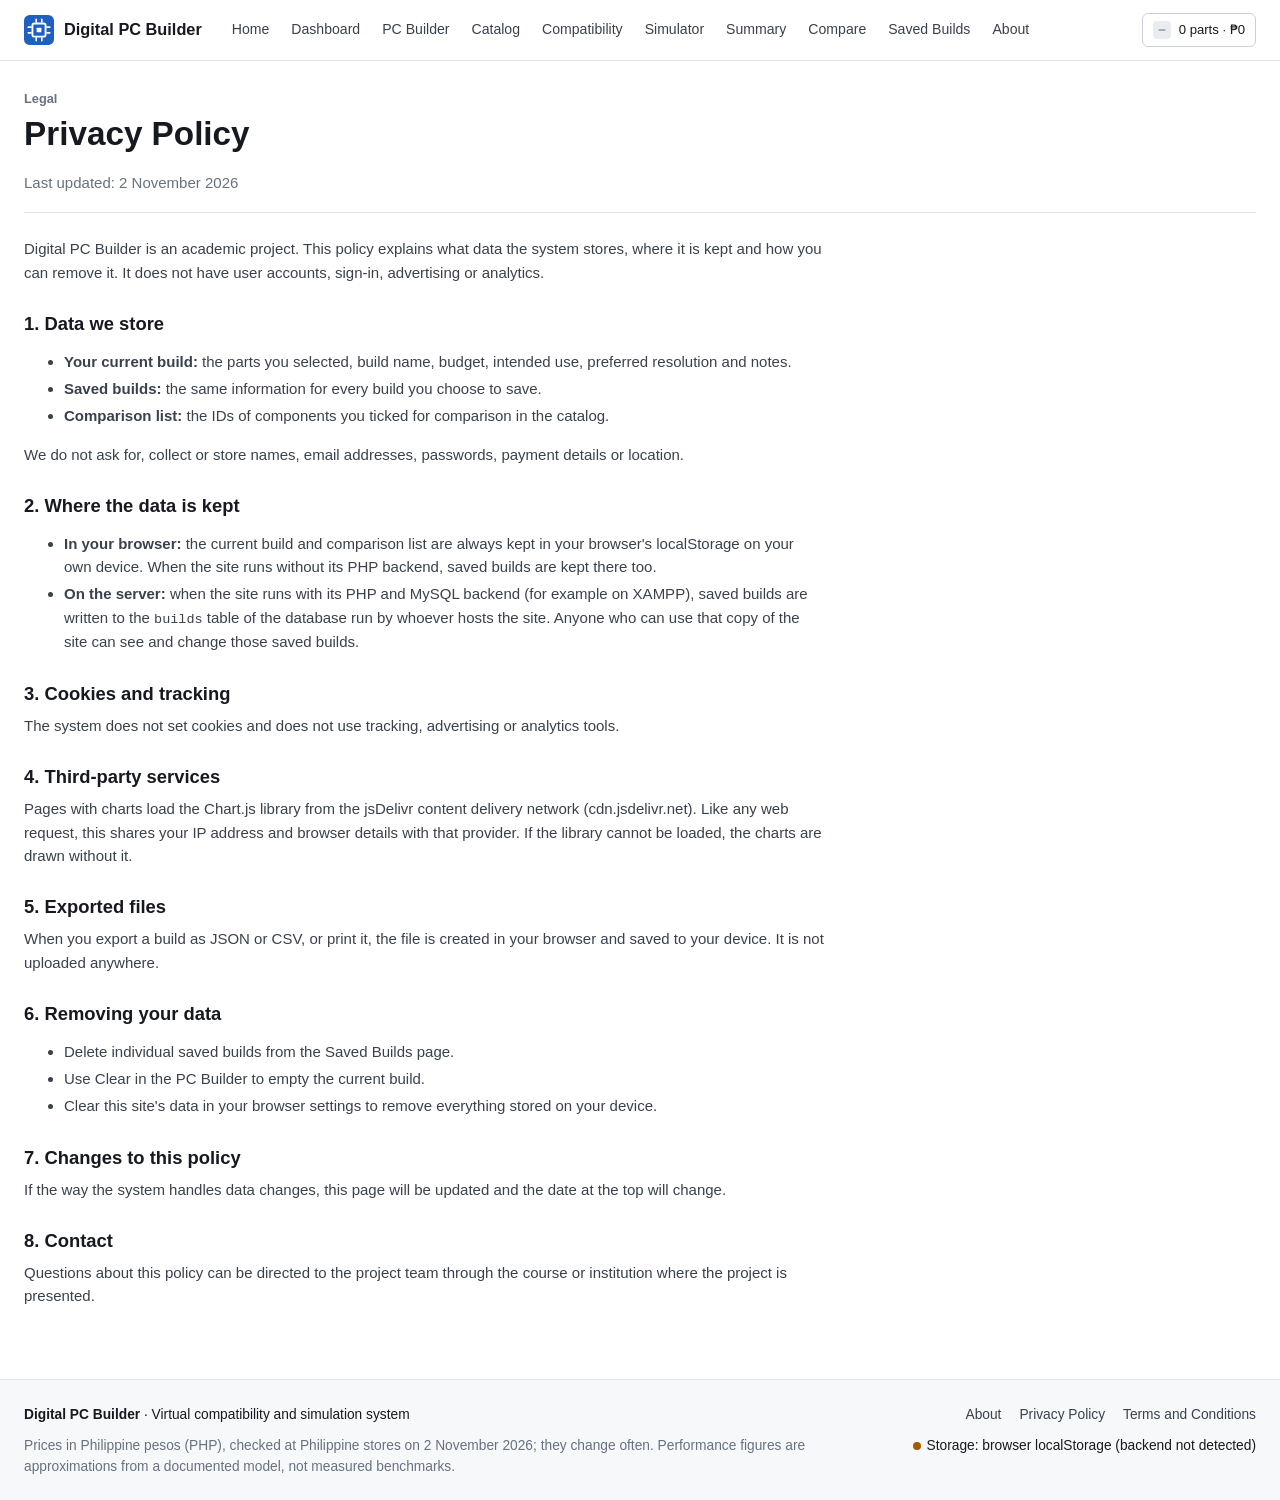
<file: digital-pc-builder/pages/privacy.html>
<!DOCTYPE html>
<html lang="en">
<head>
  <meta charset="UTF-8">
  <meta name="viewport" content="width=device-width, initial-scale=1.0">
  <meta name="description" content="How Digital PC Builder stores and uses data.">
  <title>Privacy Policy · Digital PC Builder</title>
  <link rel="icon" href="../favicon.ico" sizes="any">
  <link rel="icon" href="../assets/icons/favicon.svg" type="image/svg+xml">
  <link rel="apple-touch-icon" href="../assets/icons/apple-touch-icon.png">
  <link rel="stylesheet" href="../css/style.css">
  <link rel="stylesheet" href="../css/responsive.css">
</head>
<body data-page="privacy" data-root="../">
  <header id="site-header"></header>

  <main>
    <div class="container">
      <div class="page-head">
        <div>
          <div class="eyebrow">Legal</div>
          <h1>Privacy Policy</h1>
          <p>Last updated: 2 November 2026</p>
        </div>
        
      </div>
      <article class="legal">
        <p>Digital PC Builder is an academic project. This policy explains what data the system stores, where it is kept and how you can remove it.
          It does not have user accounts, sign-in, advertising or analytics.</p>

        <h2>1. Data we store</h2>
        <ul>
          <li><strong>Your current build:</strong> the parts you selected, build name, budget, intended use, preferred resolution and notes.</li>
          <li><strong>Saved builds:</strong> the same information for every build you choose to save.</li>
          <li><strong>Comparison list:</strong> the IDs of components you ticked for comparison in the catalog.</li>
        </ul>
        <p>We do not ask for, collect or store names, email addresses, passwords, payment details or location.</p>

        <h2>2. Where the data is kept</h2>
        <ul>
          <li><strong>In your browser:</strong> the current build and comparison list are always kept in your browser's localStorage on your own device.
            When the site runs without its PHP backend, saved builds are kept there too.</li>
          <li><strong>On the server:</strong> when the site runs with its PHP and MySQL backend (for example on XAMPP), saved builds are written to the
            <code>builds</code> table of the database run by whoever hosts the site. Anyone who can use that copy of the site can see and change those saved builds.</li>
        </ul>

        <h2>3. Cookies and tracking</h2>
        <p>The system does not set cookies and does not use tracking, advertising or analytics tools.</p>

        <h2>4. Third-party services</h2>
        <p>Pages with charts load the Chart.js library from the jsDelivr content delivery network (cdn.jsdelivr.net). Like any web request, this shares your
          IP address and browser details with that provider. If the library cannot be loaded, the charts are drawn without it.</p>

        <h2>5. Exported files</h2>
        <p>When you export a build as JSON or CSV, or print it, the file is created in your browser and saved to your device. It is not uploaded anywhere.</p>

        <h2>6. Removing your data</h2>
        <ul>
          <li>Delete individual saved builds from the Saved Builds page.</li>
          <li>Use Clear in the PC Builder to empty the current build.</li>
          <li>Clear this site's data in your browser settings to remove everything stored on your device.</li>
        </ul>

        <h2>7. Changes to this policy</h2>
        <p>If the way the system handles data changes, this page will be updated and the date at the top will change.</p>

        <h2>8. Contact</h2>
        <p>Questions about this policy can be directed to the project team through the course or institution where the project is presented.</p>
      </article>
    </div>
  </main>

  <footer id="site-footer"></footer>

  <script src="../js/main.js"></script>
  <script src="../js/storage.js"></script>
  <script src="../js/performance.js"></script>
  <script src="../js/compatibility.js"></script>
  <script src="../js/recommendations.js"></script>
  <script src="../js/components.js"></script>
  <script src="../js/legal.js"></script>
</body>
</html>
</file>
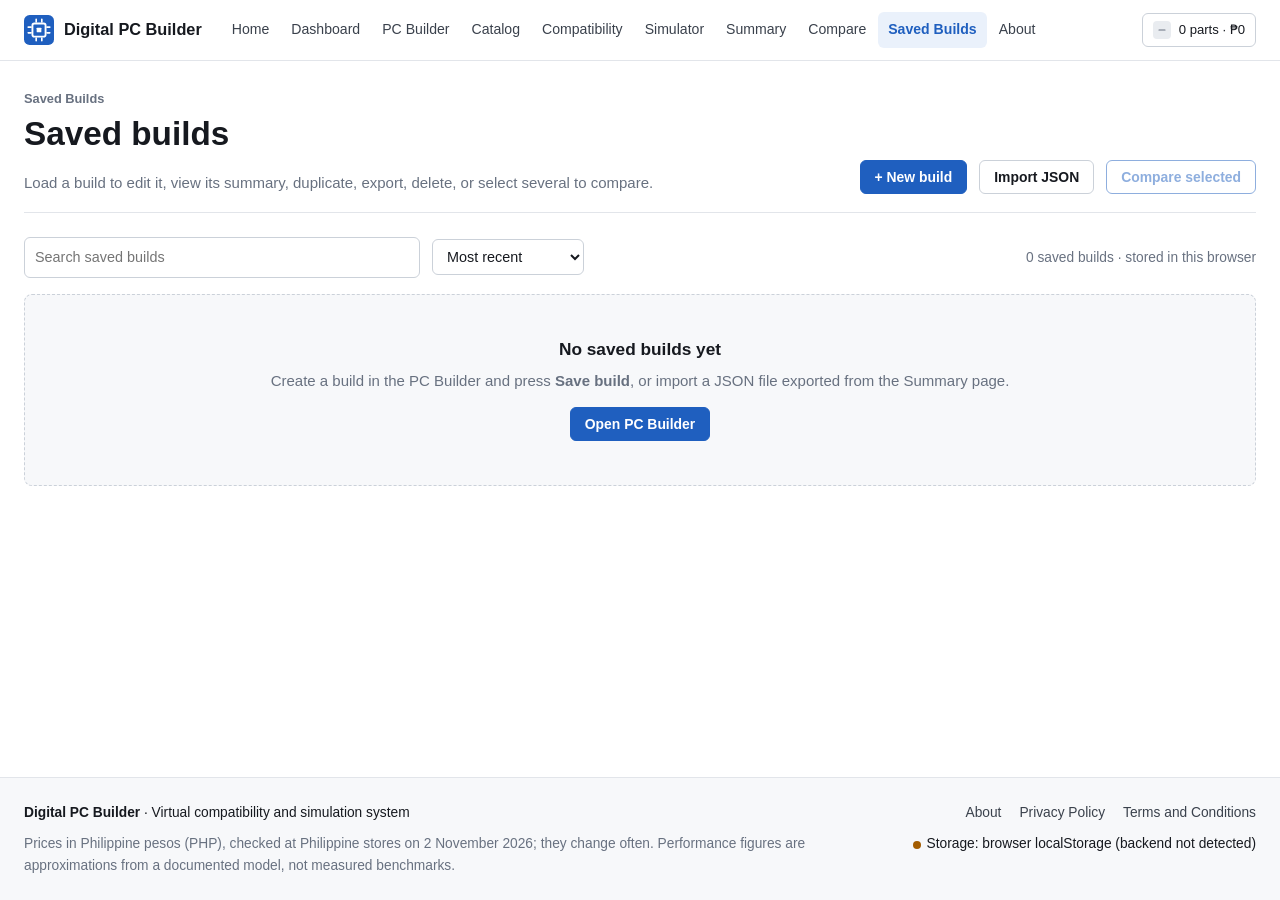
<file: digital-pc-builder/pages/saved-builds.html>
<!DOCTYPE html>
<html lang="en">
<head>
  <meta charset="UTF-8">
  <meta name="viewport" content="width=device-width, initial-scale=1.0">
  <meta name="description" content="Manage your saved PC builds.">
  <title>Saved Builds · Digital PC Builder</title>
  <link rel="icon" href="../favicon.ico" sizes="any">
  <link rel="icon" href="../assets/icons/favicon.svg" type="image/svg+xml">
  <link rel="apple-touch-icon" href="../assets/icons/apple-touch-icon.png">
  <link rel="stylesheet" href="../css/style.css">
  <link rel="stylesheet" href="../css/responsive.css">
</head>
<body data-page="saved" data-root="../">
  <header id="site-header"></header>

  <main>
    <div class="container">
      <div class="page-head">
        <div>
          <div class="eyebrow">Saved Builds</div>
          <h1>Saved builds</h1>
          <p>Load a build to edit it, view its summary, duplicate, export, delete, or select several to compare.</p>
        </div>
        <div class="row">
          <button class="btn btn-primary" id="btn-new">+ New build</button>
          <button class="btn" id="btn-import">Import JSON</button>
          <button class="btn btn-secondary" id="btn-compare" disabled>Compare selected</button>
          <input type="file" id="import-file" accept=".json,application/json" class="hidden">
        </div>
      </div>
      <div class="notice notice-info hidden" id="sb-migrate" style="margin-bottom:16px"></div>
      <div class="row-between" style="margin-bottom:16px">
        <div class="row grow" style="max-width:560px">
          <input type="search" id="sb-search" placeholder="Search saved builds" class="grow" style="width:auto" aria-label="Search saved builds">
          <select id="sb-sort" style="width:auto" aria-label="Sort saved builds">
            <option value="recent">Most recent</option><option value="name">Name</option>
            <option value="price-asc">Price: low to high</option><option value="price-desc">Price: high to low</option>
          </select>
        </div>
        <span class="small muted" id="sb-count"></span>
      </div>
      <div class="grid grid-3" id="sb-list"></div>
      <div id="sb-pager"></div>
    </div>
  </main>

  <footer id="site-footer"></footer>

  <script src="../js/main.js"></script>
  <script src="../js/storage.js"></script>
  <script src="../js/performance.js"></script>
  <script src="../js/compatibility.js"></script>
  <script src="../js/recommendations.js"></script>
  <script src="../js/components.js"></script>
  <script src="../js/saved-builds.js"></script>
</body>
</html>
</file>
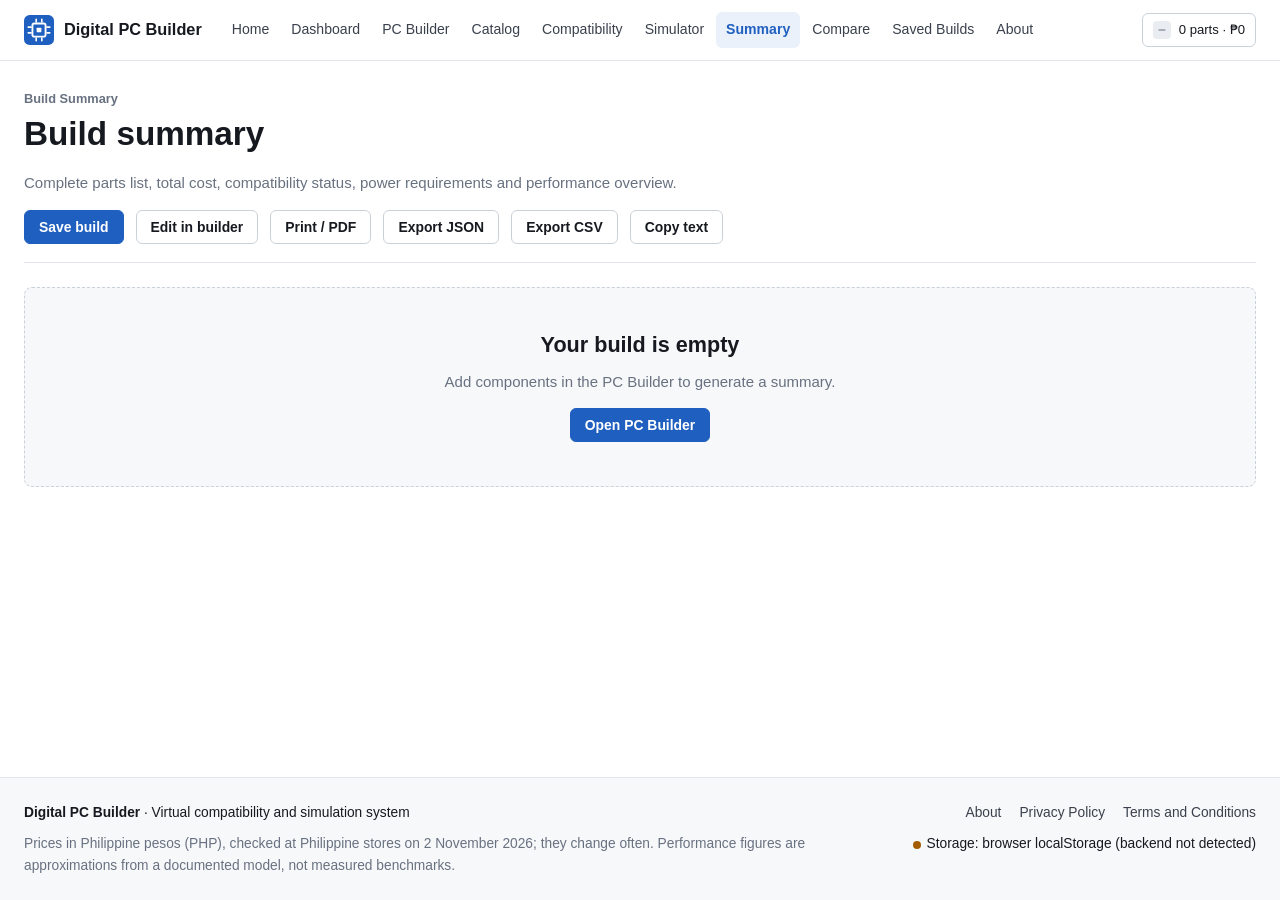
<file: digital-pc-builder/pages/summary.html>
<!DOCTYPE html>
<html lang="en">
<head>
  <meta charset="UTF-8">
  <meta name="viewport" content="width=device-width, initial-scale=1.0">
  <meta name="description" content="Complete summary of your PC build with cost, compatibility and performance.">
  <title>Build Summary · Digital PC Builder</title>
  <link rel="icon" href="../favicon.ico" sizes="any">
  <link rel="icon" href="../assets/icons/favicon.svg" type="image/svg+xml">
  <link rel="apple-touch-icon" href="../assets/icons/apple-touch-icon.png">
  <link rel="stylesheet" href="../css/style.css">
  <link rel="stylesheet" href="../css/responsive.css">
</head>
<body data-page="summary" data-root="../">
  <header id="site-header"></header>

  <main>
    <div class="container">
      <div class="page-head">
        <div>
          <div class="eyebrow">Build Summary</div>
          <h1>Build summary</h1>
          <p>Complete parts list, total cost, compatibility status, power requirements and performance overview.</p>
        </div>
        <div class="row no-print" id="summary-actions">
          <button class="btn btn-primary" id="btn-sum-save">Save build</button>
          <button class="btn" id="btn-sum-edit">Edit in builder</button>
          <button class="btn" id="btn-sum-print">Print / PDF</button>
          <button class="btn" id="btn-sum-json">Export JSON</button>
          <button class="btn" id="btn-sum-csv">Export CSV</button>
          <button class="btn" id="btn-sum-copy">Copy text</button>
          <button class="btn btn-danger hidden" id="btn-sum-delete">Delete</button>
        </div>
      </div>
      <div class="print-only"><h2>Digital PC Builder: build summary</h2></div>
      <div id="summary"></div>
    </div>
  </main>

  <footer id="site-footer"></footer>

  <script src="../js/main.js"></script>
  <script src="../js/storage.js"></script>
  <script src="../js/performance.js"></script>
  <script src="../js/compatibility.js"></script>
  <script src="../js/recommendations.js"></script>
  <script src="../js/components.js"></script>
  <script src="../js/summary.js"></script>
</body>
</html>
</file>
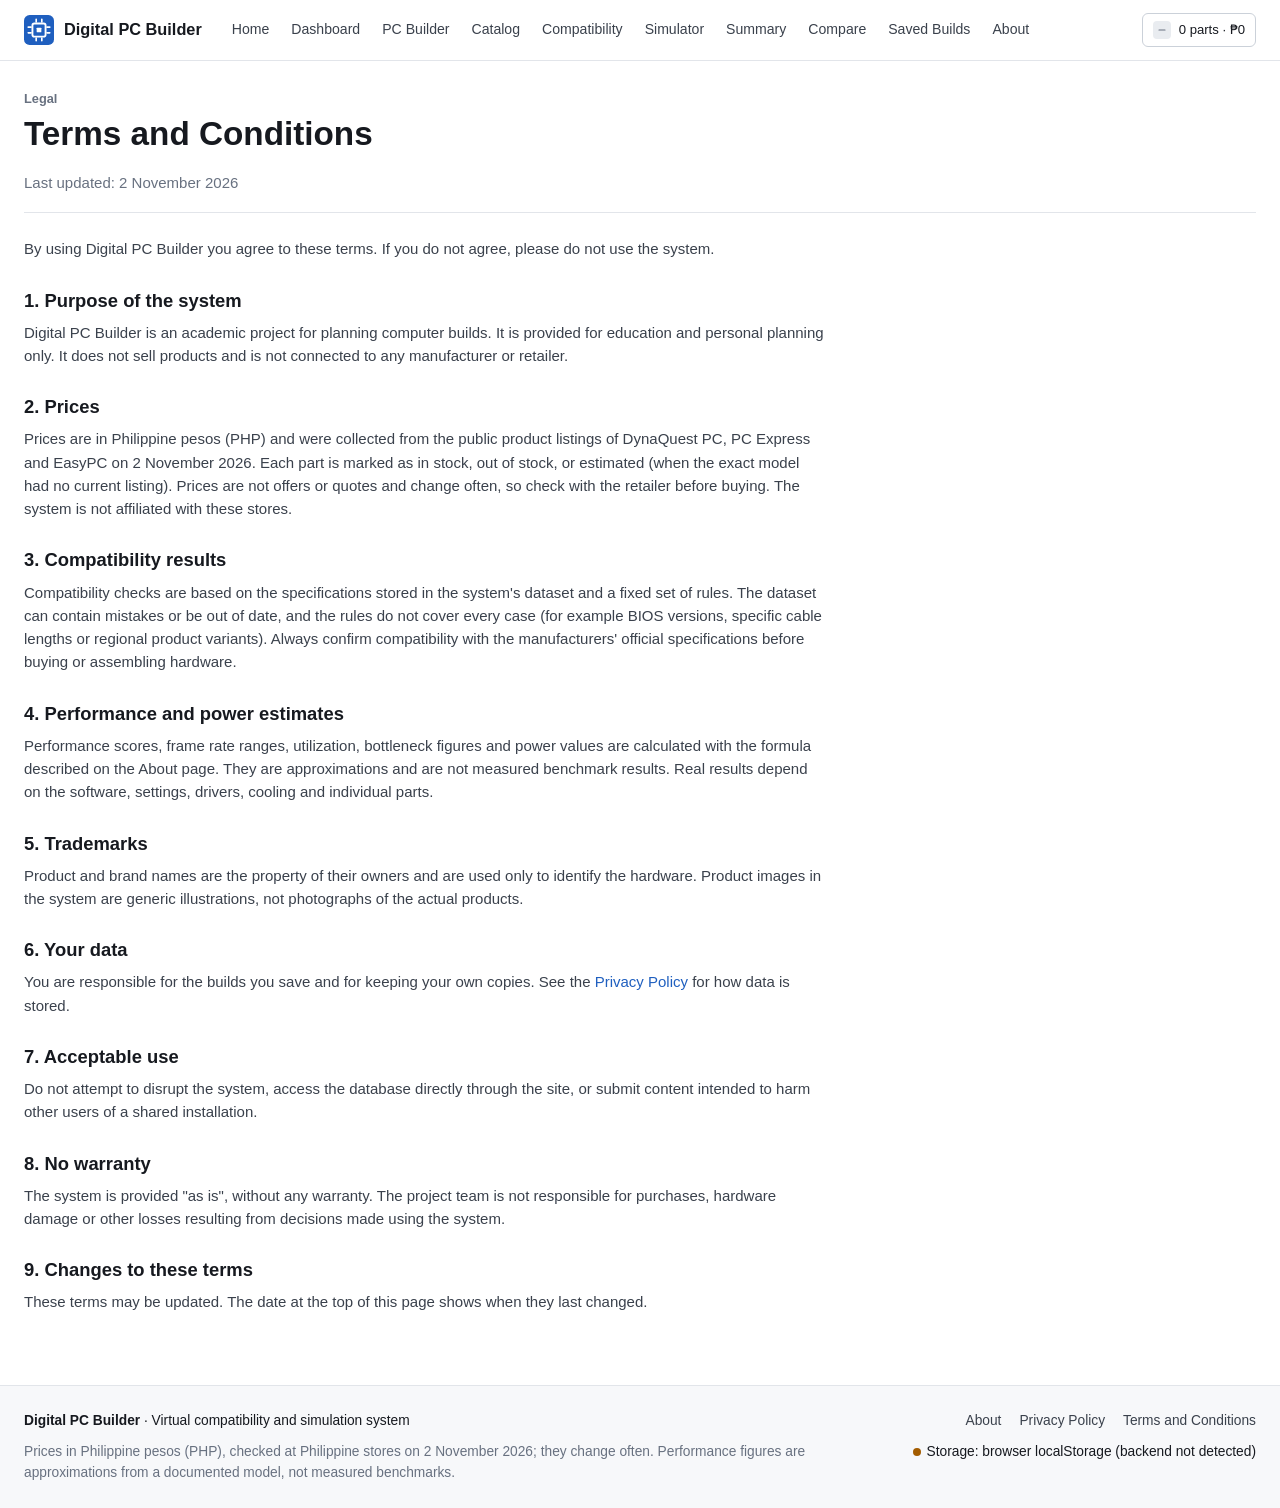
<file: digital-pc-builder/pages/terms.html>
<!DOCTYPE html>
<html lang="en">
<head>
  <meta charset="UTF-8">
  <meta name="viewport" content="width=device-width, initial-scale=1.0">
  <meta name="description" content="Terms for using Digital PC Builder.">
  <title>Terms and Conditions · Digital PC Builder</title>
  <link rel="icon" href="../favicon.ico" sizes="any">
  <link rel="icon" href="../assets/icons/favicon.svg" type="image/svg+xml">
  <link rel="apple-touch-icon" href="../assets/icons/apple-touch-icon.png">
  <link rel="stylesheet" href="../css/style.css">
  <link rel="stylesheet" href="../css/responsive.css">
</head>
<body data-page="terms" data-root="../">
  <header id="site-header"></header>

  <main>
    <div class="container">
      <div class="page-head">
        <div>
          <div class="eyebrow">Legal</div>
          <h1>Terms and Conditions</h1>
          <p>Last updated: 2 November 2026</p>
        </div>
        
      </div>
      <article class="legal">
        <p>By using Digital PC Builder you agree to these terms. If you do not agree, please do not use the system.</p>

        <h2>1. Purpose of the system</h2>
        <p>Digital PC Builder is an academic project for planning computer builds. It is provided for education and personal planning only.
          It does not sell products and is not connected to any manufacturer or retailer.</p>

        <h2>2. Prices</h2>
        <p>Prices are in Philippine pesos (PHP) and were collected from the public product listings of DynaQuest PC, PC Express and EasyPC on 2 November 2026. Each part is marked as in stock, out of stock, or estimated (when the exact model had no current listing). Prices are not offers or quotes and change often, so check with the retailer before buying. The system is not affiliated with these stores.</p>

        <h2>3. Compatibility results</h2>
        <p>Compatibility checks are based on the specifications stored in the system's dataset and a fixed set of rules. The dataset can contain mistakes or be out of date,
          and the rules do not cover every case (for example BIOS versions, specific cable lengths or regional product variants).
          Always confirm compatibility with the manufacturers' official specifications before buying or assembling hardware.</p>

        <h2>4. Performance and power estimates</h2>
        <p>Performance scores, frame rate ranges, utilization, bottleneck figures and power values are calculated with the formula described on the About page.
          They are approximations and are not measured benchmark results. Real results depend on the software, settings, drivers, cooling and individual parts.</p>

        <h2>5. Trademarks</h2>
        <p>Product and brand names are the property of their owners and are used only to identify the hardware. Product images in the system are generic illustrations,
          not photographs of the actual products.</p>

        <h2>6. Your data</h2>
        <p>You are responsible for the builds you save and for keeping your own copies. See the <a href="privacy.html">Privacy Policy</a> for how data is stored.</p>

        <h2>7. Acceptable use</h2>
        <p>Do not attempt to disrupt the system, access the database directly through the site, or submit content intended to harm other users of a shared installation.</p>

        <h2>8. No warranty</h2>
        <p>The system is provided "as is", without any warranty. The project team is not responsible for purchases, hardware damage or other losses
          resulting from decisions made using the system.</p>

        <h2>9. Changes to these terms</h2>
        <p>These terms may be updated. The date at the top of this page shows when they last changed.</p>
      </article>
    </div>
  </main>

  <footer id="site-footer"></footer>

  <script src="../js/main.js"></script>
  <script src="../js/storage.js"></script>
  <script src="../js/performance.js"></script>
  <script src="../js/compatibility.js"></script>
  <script src="../js/recommendations.js"></script>
  <script src="../js/components.js"></script>
  <script src="../js/legal.js"></script>
</body>
</html>
</file>
<file: digital-pc-builder/css/style.css>
/* ==========================================================================
   style.css - Design tokens, base styles and shared UI components.
   ========================================================================== */

:root {
  --bg: #ffffff;
  --bg-2: #f7f8fa;
  --surface: #ffffff;
  --surface-2: #f5f6f8;
  --surface-3: #e9ecf0;
  --border: #e2e5ea;
  --border-strong: #cbd1d9;
  --text: #16191f;
  --text-2: #3a414c;
  --muted: #687180;
  --accent: #1f5fbf;
  --accent-hover: #184c99;
  --accent-ink: #ffffff;
  --accent-soft: #eaf1fb;
  --ok: #1b7f3b;
  --ok-soft: #e8f5ec;
  --warn: #a35c00;
  --warn-soft: #fdf3e2;
  --error: #b42318;
  --error-soft: #fdecea;
  --info: #3a5a80;
  --info-soft: #edf2f8;
  --radius: 8px;
  --radius-sm: 6px;
  --shadow: 0 4px 16px rgba(16, 24, 40, 0.08);
  --font: -apple-system, BlinkMacSystemFont, 'Segoe UI', Roboto, 'Helvetica Neue', Arial, sans-serif;
  --font-mono: ui-monospace, 'Cascadia Mono', Consolas, 'SFMono-Regular', Menlo, monospace;
  --header-h: 60px;
}

*, *::before, *::after { box-sizing: border-box; }

body {
  margin: 0;
  min-height: 100vh;
  display: flex;
  flex-direction: column;
  font-family: var(--font);
  font-size: 15px;
  line-height: 1.55;
  color: var(--text);
  background: var(--bg);
  -webkit-font-smoothing: antialiased;
}

main { flex: 1; padding: 28px 0 56px; }

h1, h2, h3, h4 { line-height: 1.25; margin: 0 0 0.5em; font-weight: 650; }
h1 { font-size: clamp(1.6rem, 2.6vw, 2.1rem); }
h2 { font-size: 1.35rem; }
h3 { font-size: 1.08rem; }
h4 { font-size: 0.98rem; }
p { margin: 0 0 1em; }
a { color: var(--accent); text-decoration: none; }
a:hover { text-decoration: underline; }
img { max-width: 100%; display: block; }
code, .mono { font-family: var(--font-mono); font-size: 0.9em; }
hr { border: 0; border-top: 1px solid var(--border); margin: 20px 0; }
svg.icon { width: 1em; height: 1em; flex: none; vertical-align: -0.125em; }

.container { width: 100%; max-width: 1280px; margin: 0 auto; padding: 0 24px; }
.muted { color: var(--muted); }
.small { font-size: 0.86rem; }
.tiny { font-size: 0.76rem; }
.center { text-align: center; }
.right { text-align: right; }
.nowrap { white-space: nowrap; }
.hidden { display: none !important; }
.stack > * + * { margin-top: 16px; }
.row { display: flex; gap: 12px; align-items: center; flex-wrap: wrap; }
.row-between { display: flex; gap: 12px; align-items: center; justify-content: space-between; flex-wrap: wrap; }
.grow { flex: 1; }

/* ---------- Header & navigation ---------- */

.site-header {
  position: sticky;
  top: 0;
  z-index: 50;
  background: #fff;
  border-bottom: 1px solid var(--border);
}
.header-inner { display: flex; align-items: center; gap: 20px; height: var(--header-h); }
.brand { display: flex; align-items: center; gap: 10px; color: var(--text); font-weight: 700; font-size: 1.02rem; white-space: nowrap; }
.brand:hover { text-decoration: none; }
.brand img { width: 30px; height: 30px; }
.main-nav { display: flex; gap: 2px; flex: 1; overflow-x: auto; scrollbar-width: none; }
.main-nav::-webkit-scrollbar { display: none; }
.main-nav a {
  color: var(--text-2);
  padding: 7px 10px;
  border-radius: var(--radius-sm);
  font-size: 0.88rem;
  white-space: nowrap;
}
.main-nav a:hover { background: var(--surface-2); color: var(--text); text-decoration: none; }
.main-nav a.active { color: var(--accent); background: var(--accent-soft); font-weight: 600; }
.site-header .nav-toggle { display: none; }

.build-pill {
  display: flex; align-items: center; gap: 8px;
  padding: 6px 10px;
  border-radius: var(--radius-sm);
  border: 1px solid var(--border-strong);
  background: #fff;
  color: var(--text);
  font-size: 0.82rem;
  white-space: nowrap;
}
.build-pill:hover { text-decoration: none; border-color: var(--accent); }
.pill-status { display: grid; place-items: center; width: 18px; height: 18px; border-radius: 4px; background: var(--surface-3); color: var(--muted); }
.pill-status svg { width: 12px; height: 12px; }
.pill-ok .pill-status { background: var(--ok); color: #fff; }
.pill-warn .pill-status { background: var(--warn); color: #fff; }
.pill-error .pill-status { background: var(--error); color: #fff; }

/* ---------- Footer ---------- */

.site-footer { border-top: 1px solid var(--border); background: var(--bg-2); padding: 24px 0; }
.footer-inner { display: grid; grid-template-columns: 1fr auto; gap: 10px 24px; font-size: 0.86rem; }
.footer-links { display: flex; gap: 18px; flex-wrap: wrap; justify-content: flex-end; }
.footer-links a { color: var(--text-2); }
.dot { display: inline-block; width: 8px; height: 8px; border-radius: 50%; margin-right: 6px; vertical-align: middle; }
.dot-ok { background: var(--ok); }
.dot-warn { background: var(--warn); }

/* ---------- Page header ---------- */

.page-head { display: flex; justify-content: space-between; align-items: flex-end; gap: 16px; flex-wrap: wrap; margin-bottom: 24px; padding-bottom: 18px; border-bottom: 1px solid var(--border); }
.page-head p { margin: 0; color: var(--muted); max-width: 720px; }
.eyebrow { font-size: 0.8rem; font-weight: 600; color: var(--muted); margin-bottom: 4px; }

/* ---------- Buttons & inputs ---------- */

.btn {
  display: inline-flex; align-items: center; justify-content: center; gap: 6px;
  padding: 8px 14px;
  border-radius: var(--radius-sm);
  border: 1px solid var(--border-strong);
  background: #fff;
  color: var(--text);
  font: 600 0.87rem var(--font);
  cursor: pointer;
  transition: background 0.12s, border-color 0.12s;
  white-space: nowrap;
  text-decoration: none;
}
.btn:hover { background: var(--surface-2); border-color: #aab3bf; text-decoration: none; }
.btn:disabled { opacity: 0.5; cursor: not-allowed; }
.btn:focus-visible, .icon-btn:focus-visible, input:focus-visible, select:focus-visible, textarea:focus-visible, a:focus-visible, .slot:focus-visible {
  outline: 2px solid var(--accent); outline-offset: 2px;
}
.btn-primary { background: var(--accent); border-color: var(--accent); color: var(--accent-ink); }
.btn-primary:hover { background: var(--accent-hover); border-color: var(--accent-hover); }
.btn-secondary { background: #fff; border-color: var(--accent); color: var(--accent); }
.btn-secondary:hover { background: var(--accent-soft); border-color: var(--accent); }
.btn-ghost { background: transparent; border-color: transparent; color: var(--text-2); }
.btn-ghost:hover { background: var(--surface-2); border-color: var(--border); }
.btn-danger { background: #fff; border-color: #e3b4ae; color: var(--error); }
.btn-danger:hover { background: var(--error-soft); border-color: var(--error); }
.btn-sm { padding: 5px 10px; font-size: 0.8rem; }
.btn-lg { padding: 11px 20px; font-size: 0.95rem; }

.icon-btn {
  display: inline-grid; place-items: center;
  width: 32px; height: 32px;
  border-radius: var(--radius-sm);
  border: 1px solid var(--border);
  background: #fff;
  color: var(--text-2);
  cursor: pointer;
  padding: 0;
}
.icon-btn svg { width: 16px; height: 16px; }
.icon-btn:hover { color: var(--text); border-color: var(--border-strong); background: var(--surface-2); }
.icon-btn-sm { width: 24px; height: 24px; }
.icon-btn-sm svg { width: 12px; height: 12px; }

input[type="text"], input[type="search"], input[type="number"], select, textarea {
  width: 100%;
  padding: 8px 10px;
  border-radius: var(--radius-sm);
  border: 1px solid var(--border-strong);
  background: #fff;
  color: var(--text);
  font: inherit;
  font-size: 0.9rem;
}
select { cursor: pointer; }
input.invalid, select.invalid, textarea.invalid { border-color: var(--error); }
input[type="range"] { width: 100%; accent-color: var(--accent); }
input[type="checkbox"] { accent-color: var(--accent); width: 16px; height: 16px; }

.field { display: flex; flex-direction: column; gap: 5px; font-size: 0.85rem; color: var(--text-2); }
.field > span { font-weight: 600; }
.field-error { color: var(--error); min-height: 1em; font-size: 0.78rem; }
.form-grid { display: grid; gap: 12px; }
.check { display: inline-flex; align-items: center; gap: 8px; font-size: 0.87rem; color: var(--text-2); cursor: pointer; }

/* ---------- Cards & panels ---------- */

.card { background: var(--surface); border: 1px solid var(--border); border-radius: var(--radius); padding: 20px; }
.card-tight { padding: 14px; }
.card h3 { margin-bottom: 12px; }
.card-head { display: flex; justify-content: space-between; align-items: center; gap: 12px; margin-bottom: 14px; flex-wrap: wrap; }
.card-head h3 { margin: 0; }

.grid { display: grid; gap: 18px; }
.grid-2 { grid-template-columns: repeat(2, minmax(0, 1fr)); }
.grid-3 { grid-template-columns: repeat(3, minmax(0, 1fr)); }
.grid-4 { grid-template-columns: repeat(4, minmax(0, 1fr)); }

.stat { background: var(--surface); border: 1px solid var(--border); border-radius: var(--radius); padding: 14px 16px; }
.stat-label { font-size: 0.8rem; color: var(--muted); font-weight: 600; }
.stat-value { font-size: 1.45rem; font-weight: 700; margin-top: 2px; }
.stat-sub { font-size: 0.8rem; color: var(--muted); }

/* ---------- Badges & status ---------- */

.badge {
  display: inline-flex; align-items: center; gap: 5px;
  padding: 2px 8px;
  border-radius: 4px;
  font-size: 0.76rem; font-weight: 600;
  border: 1px solid transparent;
  white-space: nowrap;
}
.badge-dot { display: inline-grid; place-items: center; }
.badge-dot svg { width: 12px; height: 12px; }
.badge-ok { background: var(--ok-soft); color: var(--ok); border-color: #bfe3ca; }
.badge-warn { background: var(--warn-soft); color: var(--warn); border-color: #f1d3a3; }
.badge-error { background: var(--error-soft); color: var(--error); border-color: #f1bdb7; }
.badge-info { background: var(--info-soft); color: var(--info); border-color: #cdd9e8; }
.badge-muted { background: var(--surface-2); color: var(--muted); border-color: var(--border); }

.chip {
  display: inline-block;
  padding: 1px 7px;
  border-radius: 4px;
  background: var(--surface-2);
  border: 1px solid var(--border);
  font-size: 0.75rem;
  color: var(--text-2);
  white-space: nowrap;
}
.chips { display: flex; flex-wrap: wrap; gap: 5px; }
.tag-estimate {
  display: inline-block; font-size: 0.72rem; font-weight: 600;
  padding: 1px 7px; border-radius: 4px; background: var(--warn-soft); color: var(--warn); border: 1px solid #f1d3a3;
}

/* Compatibility check rows */
.check-item {
  display: grid; grid-template-columns: 22px 1fr; gap: 10px;
  padding: 11px 13px;
  border-radius: var(--radius-sm);
  border: 1px solid var(--border);
  border-left-width: 4px;
  background: #fff;
}
.check-item + .check-item { margin-top: 8px; }
.check-item .ci-icon { width: 20px; height: 20px; border-radius: 4px; display: grid; place-items: center; color: #fff; margin-top: 1px; }
.check-item .ci-icon svg { width: 13px; height: 13px; }
.check-item h4 { margin: 0 0 3px; font-size: 0.9rem; }
.check-item p { margin: 0; font-size: 0.85rem; color: var(--text-2); }
.check-ok { border-left-color: var(--ok); } .check-ok .ci-icon { background: var(--ok); }
.check-warn { border-left-color: var(--warn); background: #fffbf4; } .check-warn .ci-icon { background: var(--warn); }
.check-error { border-left-color: var(--error); background: #fff8f7; } .check-error .ci-icon { background: var(--error); }
.check-info { border-left-color: var(--info); } .check-info .ci-icon { background: var(--info); }

/* Insights list */
.insight { display: flex; gap: 10px; padding: 10px 12px; border-radius: var(--radius-sm); background: var(--surface-2); font-size: 0.87rem; border: 1px solid var(--border); }
.insight + .insight { margin-top: 8px; }
.insight-icon { flex: none; width: 20px; height: 20px; border-radius: 4px; display: grid; place-items: center; color: #fff; }
.insight-icon svg { width: 13px; height: 13px; }
.insight-error .insight-icon { background: var(--error); }
.insight-warn .insight-icon { background: var(--warn); }
.insight-ok .insight-icon { background: var(--ok); }
.insight-info .insight-icon { background: var(--info); }
.insight-tip { background: var(--accent-soft); border-color: #c9daf3; }
.insight-tip .insight-icon { background: var(--accent); }

/* ---------- Component cards ---------- */

.part-grid { display: grid; grid-template-columns: repeat(auto-fill, minmax(230px, 1fr)); gap: 14px; }
.part-card {
  position: relative;
  display: flex; flex-direction: column;
  background: #fff;
  border: 1px solid var(--border);
  border-radius: var(--radius);
  overflow: hidden;
  transition: border-color 0.12s, box-shadow 0.12s;
}
.part-card:hover { border-color: var(--border-strong); box-shadow: var(--shadow); }
.part-card.is-selected { border-color: var(--accent); box-shadow: 0 0 0 1px var(--accent) inset; }
.part-card.is-incompatible .part-media img { opacity: 0.55; }
.part-media { position: relative; background: var(--surface-2); border-bottom: 1px solid var(--border); padding: 12px; display: grid; place-items: center; height: 124px; cursor: pointer; }
.part-media img { height: 96px; width: auto; }
.part-media .badge { position: absolute; top: 9px; left: 9px; }
.part-brand { position: absolute; top: 10px; right: 10px; font-size: 0.74rem; font-weight: 600; color: var(--muted); }
.part-body { padding: 12px 14px 14px; display: flex; flex-direction: column; gap: 8px; flex: 1; }
.part-name { font-weight: 600; font-size: 0.93rem; line-height: 1.3; margin: 0; cursor: pointer; }
.part-name:hover { color: var(--accent); }
.part-foot { display: flex; align-items: center; justify-content: space-between; gap: 8px; margin-top: auto; padding-top: 6px; }
.price { font-weight: 700; font-size: 1.08rem; }
.price-note { font-size: 0.7rem; color: var(--muted); }
.compat-note { font-size: 0.78rem; color: var(--text-2); line-height: 1.35; }
.compat-note.warn { color: var(--warn); }
.compat-note.error { color: var(--error); }
.part-img { width: 56px; height: 42px; object-fit: contain; }

/* ---------- Pagination ---------- */

.pager { display: flex; align-items: center; justify-content: space-between; gap: 12px; flex-wrap: wrap; margin-top: 18px; font-size: 0.86rem; }
.pager-pages { display: flex; gap: 4px; flex-wrap: wrap; }
.pager-btn {
  min-width: 34px; height: 34px; padding: 0 10px;
  border-radius: var(--radius-sm); border: 1px solid var(--border-strong);
  background: #fff; color: var(--text); font: 600 0.84rem var(--font); cursor: pointer;
}
.pager-btn:hover:not(:disabled) { background: var(--surface-2); }
.pager-btn.current { background: var(--accent); border-color: var(--accent); color: #fff; }
.pager-btn:disabled { opacity: 0.45; cursor: not-allowed; }
.pager-gap { padding: 0 4px; color: var(--muted); align-self: center; }
.pager select { width: auto; padding: 5px 8px; }

/* ---------- Tables ---------- */

.table-wrap { overflow-x: auto; border: 1px solid var(--border); border-radius: var(--radius); background: #fff; }
table { width: 100%; border-collapse: collapse; font-size: 0.88rem; }
th, td { padding: 10px 14px; text-align: left; border-bottom: 1px solid var(--border); vertical-align: middle; }
th { font-size: 0.8rem; color: var(--muted); background: var(--surface-2); font-weight: 600; }
tr:last-child td { border-bottom: 0; }
td.num, th.num { text-align: right; font-variant-numeric: tabular-nums; white-space: nowrap; }
.spec-table th { width: 40%; font-size: 0.85rem; background: transparent; color: var(--muted); }
.spec-table thead th { background: var(--surface-2); }
.best-cell { color: var(--ok); font-weight: 700; background: var(--ok-soft); }
.worst-cell { color: var(--error); }

/* ---------- Tabs & segmented controls ---------- */

.tabs { display: flex; gap: 2px; flex-wrap: wrap; border-bottom: 1px solid var(--border); margin-bottom: 18px; }
.tab {
  padding: 10px 14px;
  background: none; border: 0; border-bottom: 2px solid transparent;
  color: var(--muted); font: 600 0.88rem var(--font); cursor: pointer;
  margin-bottom: -1px;
}
.tab:hover { color: var(--text); }
.tab.active { color: var(--accent); border-bottom-color: var(--accent); }
.tab .count { font-size: 0.76rem; margin-left: 4px; color: var(--muted); font-weight: 500; }

.segmented { display: inline-flex; border: 1px solid var(--border-strong); border-radius: var(--radius-sm); overflow: hidden; flex-wrap: wrap; }
.segmented button {
  border: 0; border-right: 1px solid var(--border); background: #fff; color: var(--text-2);
  padding: 7px 14px; font: 600 0.84rem var(--font); cursor: pointer;
}
.segmented button:last-child { border-right: 0; }
.segmented button:hover { background: var(--surface-2); }
.segmented button.active { background: var(--accent); color: #fff; }

/* ---------- Meters & charts ---------- */

.meter + .meter { margin-top: 12px; }
.meter-top { display: flex; justify-content: space-between; font-size: 0.85rem; margin-bottom: 4px; color: var(--text-2); }
.meter-top strong { font-variant-numeric: tabular-nums; color: var(--text); }
.meter-track { height: 8px; border-radius: 2px; background: var(--surface-3); overflow: hidden; }
.meter-fill { height: 100%; border-radius: 2px; }
.meter-cool { background: var(--accent); }
.meter-warm { background: #2d7d8a; }
.meter-hot { background: #c2570c; }
.meter-ok { background: var(--ok); }
.meter-warn { background: var(--warn); }
.meter-error { background: var(--error); }

.chart-box { position: relative; height: 280px; }
.chart-box.tall { height: 360px; }
.css-chart { display: flex; flex-direction: column; gap: 10px; }
.css-chart-row { display: grid; grid-template-columns: 140px 1fr; gap: 10px; align-items: center; font-size: 0.82rem; }
.css-chart-label { color: var(--text-2); overflow: hidden; text-overflow: ellipsis; white-space: nowrap; }
.css-chart-bars { display: flex; flex-direction: column; gap: 4px; }
.css-bar { display: flex; align-items: center; gap: 8px; }
.css-bar span { height: 14px; border-radius: 2px; min-width: 2px; }
.css-bar em { font-style: normal; font-size: 0.76rem; color: var(--muted); }
.css-chart-legend { display: flex; gap: 14px; font-size: 0.78rem; color: var(--muted); flex-wrap: wrap; }
.css-chart-legend i { display: inline-block; width: 10px; height: 10px; border-radius: 2px; margin-right: 5px; }

/* ---------- Empty / loading states ---------- */

.empty-state { text-align: center; padding: 44px 20px; border: 1px dashed var(--border-strong); border-radius: var(--radius); color: var(--muted); background: var(--bg-2); }
.empty-state h2, .empty-state h3 { color: var(--text); }
.error-state { border-color: #e3b4ae; }
main.is-loading > * { opacity: 0.4; pointer-events: none; }
main.is-loading::before {
  content: 'Loading hardware data...';
  position: fixed; top: 50%; left: 50%; transform: translate(-50%, -50%);
  padding: 12px 18px; border-radius: var(--radius); background: #fff; border: 1px solid var(--border-strong); box-shadow: var(--shadow);
  z-index: 10; font-size: 0.9rem;
}

/* ---------- Modal ---------- */

.modal-overlay { position: fixed; inset: 0; z-index: 100; background: rgba(16, 24, 40, 0.45); display: grid; place-items: center; padding: 16px; }
.modal-overlay.leaving { opacity: 0; transition: opacity 0.12s; }
.modal {
  width: 100%; max-width: 480px; max-height: calc(100vh - 32px);
  display: flex; flex-direction: column;
  background: #fff; border: 1px solid var(--border); border-radius: 10px;
  box-shadow: 0 12px 40px rgba(16, 24, 40, 0.18);
}
.modal-wide { max-width: 820px; }
.modal-head { display: flex; justify-content: space-between; align-items: center; padding: 14px 20px; border-bottom: 1px solid var(--border); }
.modal-head h3 { margin: 0; }
.modal-body { padding: 18px 20px; overflow-y: auto; }
.modal-actions { display: flex; justify-content: flex-end; gap: 10px; padding: 12px 20px; border-top: 1px solid var(--border); flex-wrap: wrap; background: var(--bg-2); border-radius: 0 0 10px 10px; }

/* ---------- Toasts ---------- */

#toast-host { position: fixed; right: 18px; bottom: 18px; z-index: 200; display: flex; flex-direction: column; gap: 8px; max-width: min(380px, calc(100vw - 36px)); }
.toast {
  padding: 11px 14px; border-radius: var(--radius-sm);
  background: #fff; border: 1px solid var(--border-strong); border-left: 4px solid var(--info);
  box-shadow: var(--shadow); font-size: 0.87rem;
  transition: opacity 0.3s;
}
.toast.leaving { opacity: 0; }
.toast-success { border-left-color: var(--ok); }
.toast-error { border-left-color: var(--error); }
.toast-warn { border-left-color: var(--warn); }

/* ---------- Landing page ---------- */

.hero { padding: 32px 0 20px; display: grid; grid-template-columns: 1.05fr 0.95fr; gap: 40px; align-items: start; }
.hero h1 { font-size: clamp(1.8rem, 3.4vw, 2.6rem); line-height: 1.15; margin-bottom: 14px; }
.hero .lead { font-size: 1.02rem; color: var(--text-2); max-width: 560px; }
.hero-actions { display: flex; gap: 10px; flex-wrap: wrap; margin-top: 22px; }
.hero-list { margin: 18px 0 0; padding-left: 18px; color: var(--text-2); font-size: 0.94rem; }
.hero-list li + li { margin-top: 4px; }
.hero-panel { background: #fff; border: 1px solid var(--border); border-radius: var(--radius); padding: 16px 18px; }
.hero-row { display: flex; align-items: center; gap: 12px; padding: 8px 2px; border-bottom: 1px solid var(--border); font-size: 0.88rem; }
.hero-row:last-child { border-bottom: 0; }
.hero-row img { width: 46px; height: 34px; object-fit: contain; }
.hero-row .grow { min-width: 0; }
.hero-row .grow div { overflow: hidden; text-overflow: ellipsis; white-space: nowrap; }

.feature { display: flex; flex-direction: column; gap: 6px; }
.feature-icon { width: 36px; height: 36px; border-radius: var(--radius-sm); display: grid; place-items: center; background: var(--accent-soft); color: var(--accent); }
.feature-icon svg { width: 20px; height: 20px; }
.feature p { color: var(--text-2); font-size: 0.9rem; margin: 0; }
.feature a { margin-top: auto; padding-top: 6px; font-size: 0.88rem; font-weight: 600; }

.steps { counter-reset: step; display: grid; gap: 14px; grid-template-columns: repeat(4, 1fr); }
.step { position: relative; padding: 16px 16px 16px 54px; background: #fff; border: 1px solid var(--border); border-radius: var(--radius); }
.step::before {
  counter-increment: step; content: counter(step);
  position: absolute; left: 16px; top: 16px; width: 26px; height: 26px; border-radius: 4px;
  display: grid; place-items: center; background: var(--surface-3); color: var(--text); font-weight: 700; font-size: 0.85rem;
}
.step h4 { margin-bottom: 4px; }
.step p { margin: 0; font-size: 0.86rem; color: var(--text-2); }

.section { margin-top: 44px; }
.section-head { margin-bottom: 16px; }
.section-head p { color: var(--muted); margin: 0; }

/* ---------- Spec detail (modal) ---------- */

.detail { display: grid; grid-template-columns: 220px 1fr; gap: 20px; }
.detail-media { background: var(--surface-2); border: 1px solid var(--border); border-radius: var(--radius); display: grid; place-items: center; padding: 16px; }
.detail-media img { width: 100%; }

/* ---------- Saved builds & summary ---------- */

.build-card { display: flex; flex-direction: column; gap: 12px; }
.build-card .parts-mini { display: flex; flex-wrap: wrap; gap: 4px; }
.build-card .actions { display: flex; flex-wrap: wrap; gap: 6px; margin-top: auto; }
.build-card.is-active { border-color: var(--accent); }

.summary-table td:first-child { width: 72px; }
.summary-table .part-img { width: 64px; height: 48px; }
.total-row td { font-size: 1.05rem; font-weight: 700; background: var(--surface-2); }

.kv { display: grid; grid-template-columns: auto 1fr; gap: 6px 16px; font-size: 0.88rem; margin: 0; }
.kv dt { color: var(--muted); }
.kv dd { margin: 0; font-weight: 600; }

.notice { padding: 12px 14px; border-radius: var(--radius-sm); background: var(--warn-soft); border: 1px solid #f1d3a3; color: #6b3d00; font-size: 0.86rem; }
.notice-info { background: var(--info-soft); border-color: #cdd9e8; color: #26405f; }

.fps-big { font-size: 2.4rem; font-weight: 700; line-height: 1; }
.fps-big small { font-size: 1rem; color: var(--muted); font-weight: 500; }
.score-box { min-width: 110px; padding: 14px 16px; border: 1px solid var(--border); border-radius: var(--radius); background: var(--surface-2); text-align: center; }
.score-box strong { display: block; font-size: 2rem; line-height: 1.1; }
.score-box span { font-size: 0.76rem; color: var(--muted); }

/* ---------- Legal pages ---------- */

.legal { max-width: 800px; }
.legal h2 { margin-top: 28px; font-size: 1.15rem; }
.legal p, .legal li { color: var(--text-2); }
.legal li + li { margin-top: 4px; }
</file>
<file: digital-pc-builder/css/responsive.css>
/* ==========================================================================
   responsive.css - Tablet / mobile breakpoints and print styles.
   ========================================================================== */

@media (max-width: 1280px) {
  .builder-layout { grid-template-columns: 280px minmax(0, 1fr); }
  .builder-layout .sidebar { grid-column: 1 / -1; position: static; max-height: none; overflow: visible; display: grid; grid-template-columns: repeat(2, minmax(0, 1fr)); }
}

@media (max-width: 1100px) {
  .main-nav { display: none; }
  .site-header .nav-toggle { display: inline-grid; margin-left: auto; order: 3; }
  .header-inner { flex-wrap: wrap; }
  .site-header.nav-open .main-nav {
    display: flex; flex-direction: column; order: 4;
    width: 100%; padding: 8px 0 14px; overflow: visible;
  }
  .site-header.nav-open .header-inner { height: auto; min-height: var(--header-h); }
  .build-pill { margin-left: auto; }
  .grid-4 { grid-template-columns: repeat(2, minmax(0, 1fr)); }
  .steps { grid-template-columns: repeat(2, 1fr); }
  .build-bar { grid-template-columns: 1fr 1fr 1fr; }
  .build-bar .field:first-child { grid-column: 1 / -1; }
  .build-bar .actions { grid-column: 1 / -1; }
}

@media (max-width: 900px) {
  .hero { grid-template-columns: 1fr; gap: 24px; }
  .grid-3 { grid-template-columns: 1fr 1fr; }
  .builder-layout { grid-template-columns: 1fr; }
  .builder-layout .sidebar { grid-template-columns: 1fr; }
  .slots { display: grid; grid-template-columns: repeat(2, minmax(0, 1fr)); }
  .filters { grid-template-columns: 1fr 1fr; }
  .detail { grid-template-columns: 1fr; }
  .detail-media { max-width: 240px; margin: 0 auto; }
}

@media (max-width: 900px) {
  #catalog-filters, #panel-components .grid { grid-template-columns: 1fr 1fr !important; }
}

@media (max-width: 640px) {
  .container { padding: 0 16px; }
  .card > .grid[style*="grid-template-columns"], #catalog-filters, #panel-components .grid { grid-template-columns: 1fr !important; }
  main { padding-top: 18px; }
  .grid-2, .grid-3, .grid-4 { grid-template-columns: 1fr; }
  .steps { grid-template-columns: 1fr; }
  .slots { grid-template-columns: 1fr; }
  .filters { grid-template-columns: 1fr; }
  .build-bar { grid-template-columns: 1fr 1fr; }
  .brand span { display: none; }
  .build-pill .pill-text { max-width: 140px; overflow: hidden; text-overflow: ellipsis; }
  .part-grid { grid-template-columns: repeat(auto-fill, minmax(100%, 1fr)); }
  .page-head { align-items: flex-start; }
  th, td { padding: 8px 10px; }
  .css-chart-row { grid-template-columns: 90px 1fr; }
  .stat-value { font-size: 1.35rem; }
  .modal-actions .btn { flex: 1; }
}

/* ---------- Print (Build Summary) ---------- */

@media print {
  :root {
    --bg: #fff; --bg-2: #fff; --surface: #fff; --surface-2: #f3f5f9; --surface-3: #e5e9f0;
    --border: #d5dbe5; --border-strong: #c1c9d6; --text: #111; --text-2: #333; --muted: #555;
  }
  body { background: #fff; color: #111; font-size: 12px; }
  .site-header, .site-footer, .no-print, #toast-host, .modal-overlay { display: none !important; }
  main { padding: 0; }
  .container { max-width: none; padding: 0; }
  .card, .table-wrap, .stat { break-inside: avoid; box-shadow: none; }
  .badge-ok { color: #166534; } .badge-warn { color: #92400e; } .badge-error { color: #991b1b; } .badge-info { color: #1e3a8a; }
  .check-item p, .insight { color: #333; }
  a { color: #111; }
  .print-only { display: block !important; }
}
.print-only { display: none; }

@media (max-width: 640px) {
  .footer-inner { grid-template-columns: 1fr; }
  .footer-links { justify-content: flex-start; }
}
</file>
<file: digital-pc-builder/css/builder.css>
/* ==========================================================================
   builder.css - PC Builder page: build settings bar, slot list, component
   picker, sidebar and the virtual PC diagram.
   ========================================================================== */

.build-bar {
  display: grid;
  grid-template-columns: minmax(200px, 1.4fr) repeat(3, minmax(130px, 0.7fr)) auto;
  gap: 12px;
  align-items: end;
  margin-bottom: 20px;
}
.build-bar .actions { display: flex; gap: 8px; flex-wrap: wrap; }

.builder-layout {
  display: grid;
  grid-template-columns: 300px minmax(0, 1fr) 330px;
  gap: 18px;
  align-items: start;
}

/* ---------- Slot list ---------- */

.slots { display: flex; flex-direction: column; gap: 8px; }
.slot {
  display: grid;
  grid-template-columns: 52px 1fr auto;
  gap: 10px;
  align-items: center;
  padding: 10px;
  border-radius: var(--radius-sm);
  border: 1px solid var(--border);
  background: #fff;
  cursor: pointer;
  transition: border-color 0.12s, background 0.12s;
}
.slot:hover { border-color: var(--border-strong); }
.slot.active { border-color: var(--accent); background: var(--accent-soft); }
.slot-img { width: 52px; height: 40px; display: grid; place-items: center; border-radius: 4px; background: var(--surface-2); }
.slot-img img { width: 46px; height: 34px; object-fit: contain; }
.slot.empty .slot-img img { opacity: 0.35; filter: grayscale(1); }
.slot-label { font-size: 0.76rem; font-weight: 600; color: var(--muted); display: flex; gap: 6px; align-items: center; }
.slot-name { font-size: 0.86rem; font-weight: 600; line-height: 1.25; overflow: hidden; text-overflow: ellipsis; display: -webkit-box; -webkit-line-clamp: 2; -webkit-box-orient: vertical; }
.slot.empty .slot-name { color: var(--muted); font-weight: 500; }
.slot-meta { display: flex; flex-direction: column; align-items: flex-end; gap: 4px; }
.slot-price { font-size: 0.84rem; font-weight: 600; font-variant-numeric: tabular-nums; }
.status-dot { width: 9px; height: 9px; border-radius: 50%; display: inline-block; flex: none; }
.status-dot.ok { background: var(--ok); }
.status-dot.warn { background: var(--warn); }
.status-dot.error { background: var(--error); }
.status-dot.none { background: #c3c9d2; }
.slot-drives { grid-column: 1 / -1; display: flex; flex-direction: column; gap: 4px; }
.drive-row { display: flex; justify-content: space-between; align-items: center; gap: 8px; font-size: 0.8rem; padding: 5px 8px; border-radius: 4px; background: var(--surface-2); }
.drive-row span { overflow: hidden; text-overflow: ellipsis; white-space: nowrap; }

/* ---------- Picker ---------- */

.picker-head { display: flex; justify-content: space-between; align-items: center; gap: 10px; margin-bottom: 12px; flex-wrap: wrap; }
.picker-head h2 { margin: 0; font-size: 1.2rem; }
.filters {
  display: grid;
  grid-template-columns: minmax(160px, 1.5fr) minmax(120px, 1fr) minmax(130px, 1fr) minmax(120px, 1fr);
  gap: 10px;
  margin-bottom: 10px;
}
.filter-row2 { display: flex; justify-content: space-between; align-items: center; gap: 12px; flex-wrap: wrap; margin-bottom: 14px; font-size: 0.85rem; }
.price-range { display: flex; align-items: center; gap: 10px; min-width: 240px; flex: 1; max-width: 380px; }
.price-range output { font-size: 0.82rem; font-variant-numeric: tabular-nums; white-space: nowrap; color: var(--text-2); min-width: 64px; text-align: right; }
.result-count { color: var(--muted); font-size: 0.84rem; }

/* ---------- Sidebar ---------- */

.sidebar { position: sticky; top: calc(var(--header-h) + 14px); display: flex; flex-direction: column; gap: 14px; max-height: calc(100vh - var(--header-h) - 28px); overflow-y: auto; padding-right: 2px; scrollbar-width: thin; }
.sidebar .card { padding: 16px; }
.sidebar h3 { font-size: 0.95rem; margin-bottom: 10px; }
.total-big { font-size: 1.9rem; font-weight: 700; line-height: 1.15; }
.budget-line { display: flex; justify-content: space-between; font-size: 0.82rem; color: var(--muted); margin-top: 6px; }
.issue-list { display: flex; flex-direction: column; gap: 6px; margin-top: 10px; }
.issue { display: flex; gap: 8px; font-size: 0.82rem; line-height: 1.35; align-items: flex-start; }
.issue .status-dot { margin-top: 5px; }

.rec-item { padding: 10px; border-radius: var(--radius-sm); border: 1px solid var(--border); background: #fff; }
.rec-item + .rec-item { margin-top: 8px; }
.rec-item.top { border-color: var(--accent); }
.rec-top { font-size: 0.74rem; font-weight: 700; color: var(--accent); margin-bottom: 2px; }
.rec-head { display: flex; justify-content: space-between; gap: 8px; align-items: flex-start; }
.rec-name { font-size: 0.86rem; font-weight: 600; line-height: 1.3; }
.rec-score { font-size: 0.76rem; color: var(--muted); white-space: nowrap; font-variant-numeric: tabular-nums; }
.rec-reasons { margin: 6px 0 8px; padding-left: 16px; font-size: 0.8rem; color: var(--text-2); }
.rec-reasons li + li { margin-top: 2px; }
.rec-reasons .rec-warning { color: var(--warn); }
.rec-delta { font-size: 0.78rem; color: var(--muted); margin-bottom: 6px; }

/* ---------- Virtual PC ---------- */

.vpc { width: 100%; height: auto; display: block; }
.vpc .vp { fill: #f7f8fa; stroke: #b8c0cc; stroke-width: 1.5; stroke-dasharray: 5 4; transition: fill 0.2s, stroke 0.2s; }
.vpc .vp-label { fill: #8a93a1; font: 600 9px var(--font); pointer-events: none; }
.vpc .filled .vp { stroke-dasharray: none; }
.vpc .filled.ok .vp { fill: #e3eefb; stroke: var(--accent); }
.vpc .filled.warn .vp { fill: #fbecd3; stroke: var(--warn); }
.vpc .filled.error .vp { fill: #fadad6; stroke: var(--error); }
.vpc .filled .vp-label { fill: var(--text); }
.vpc g[data-cat] { cursor: pointer; }
.vpc g[data-cat]:hover .vp { stroke-width: 2.5; }
.vpc .fan { fill: none; stroke: #c3c9d2; stroke-width: 1.5; }
.vpc-legend { display: flex; gap: 12px; justify-content: center; font-size: 0.76rem; color: var(--muted); margin-top: 6px; flex-wrap: wrap; }
.vpc-legend span { display: inline-flex; align-items: center; gap: 4px; }

.autofill-log { font-size: 0.86rem; padding-left: 18px; }
.autofill-log li + li { margin-top: 6px; }
.drive-row [data-drive] { cursor: pointer; }
.drive-row [data-drive]:hover { color: var(--accent); text-decoration: underline; }
</file>
